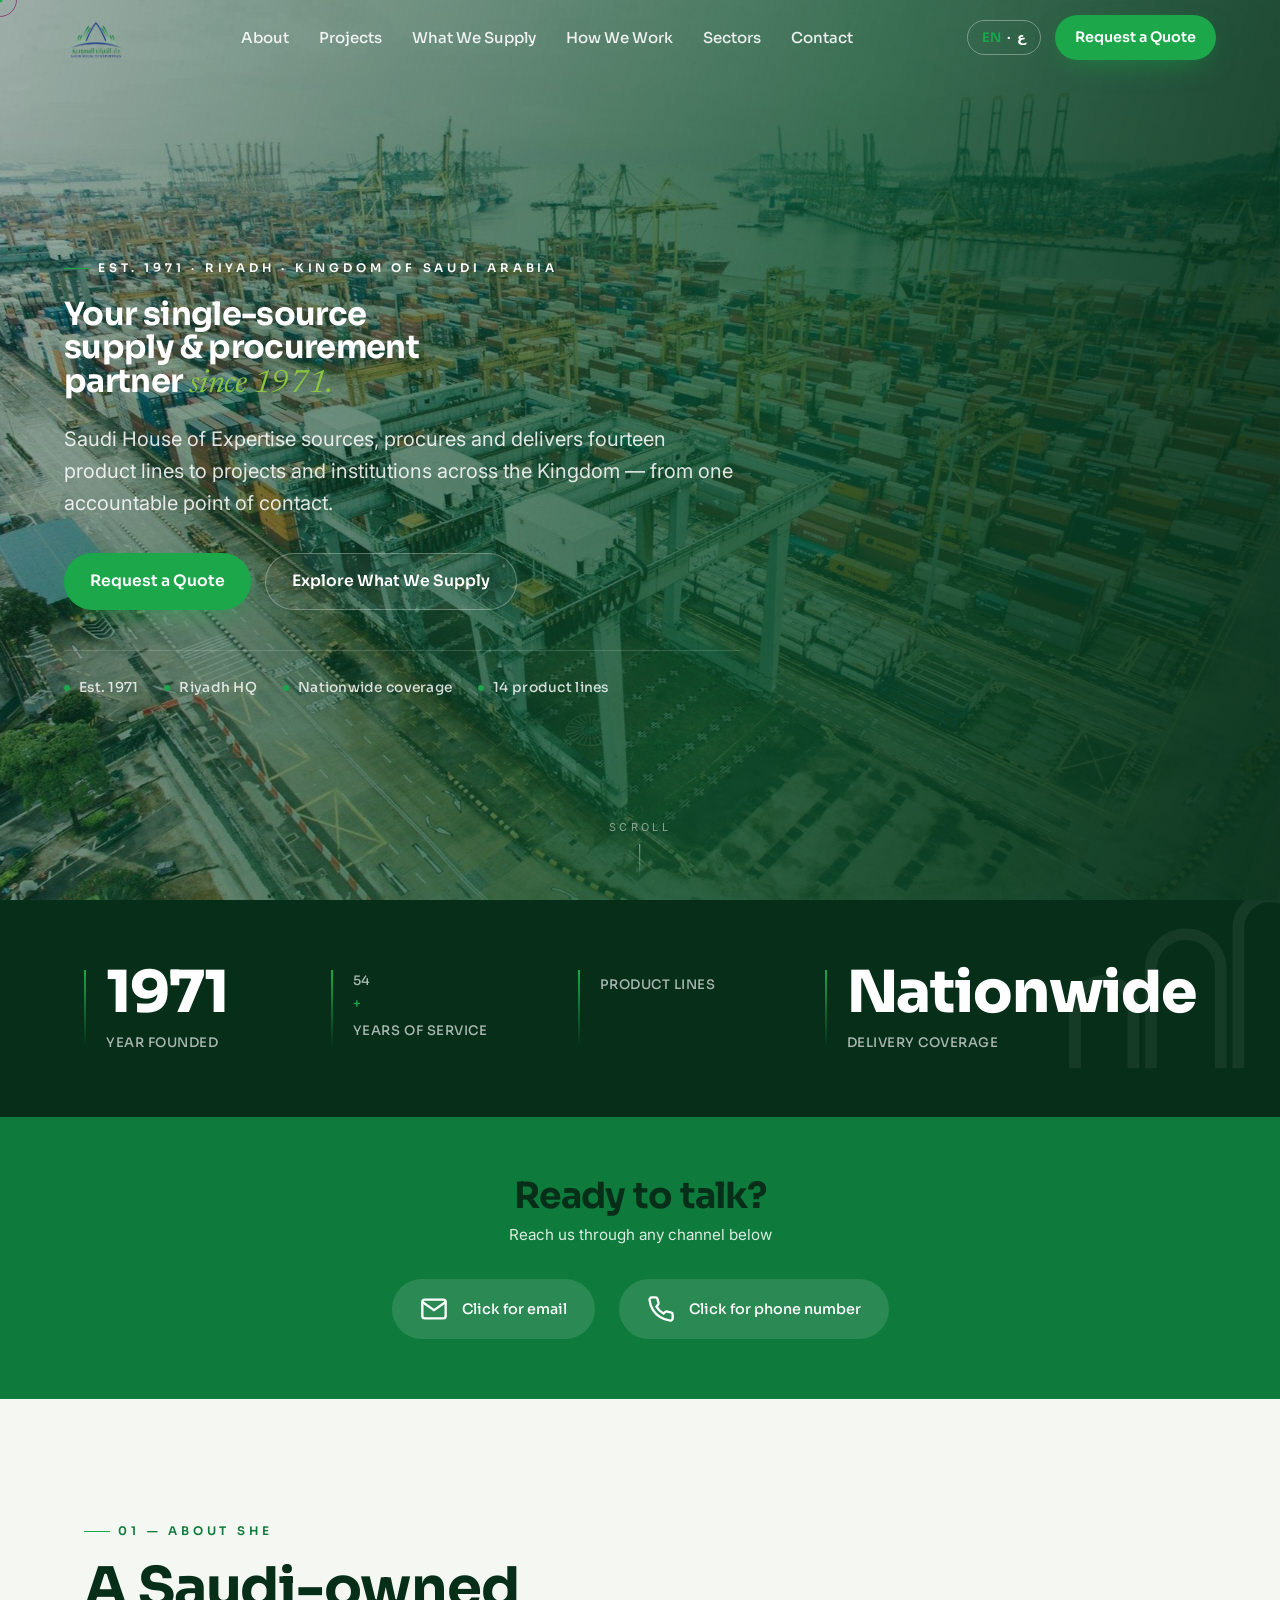
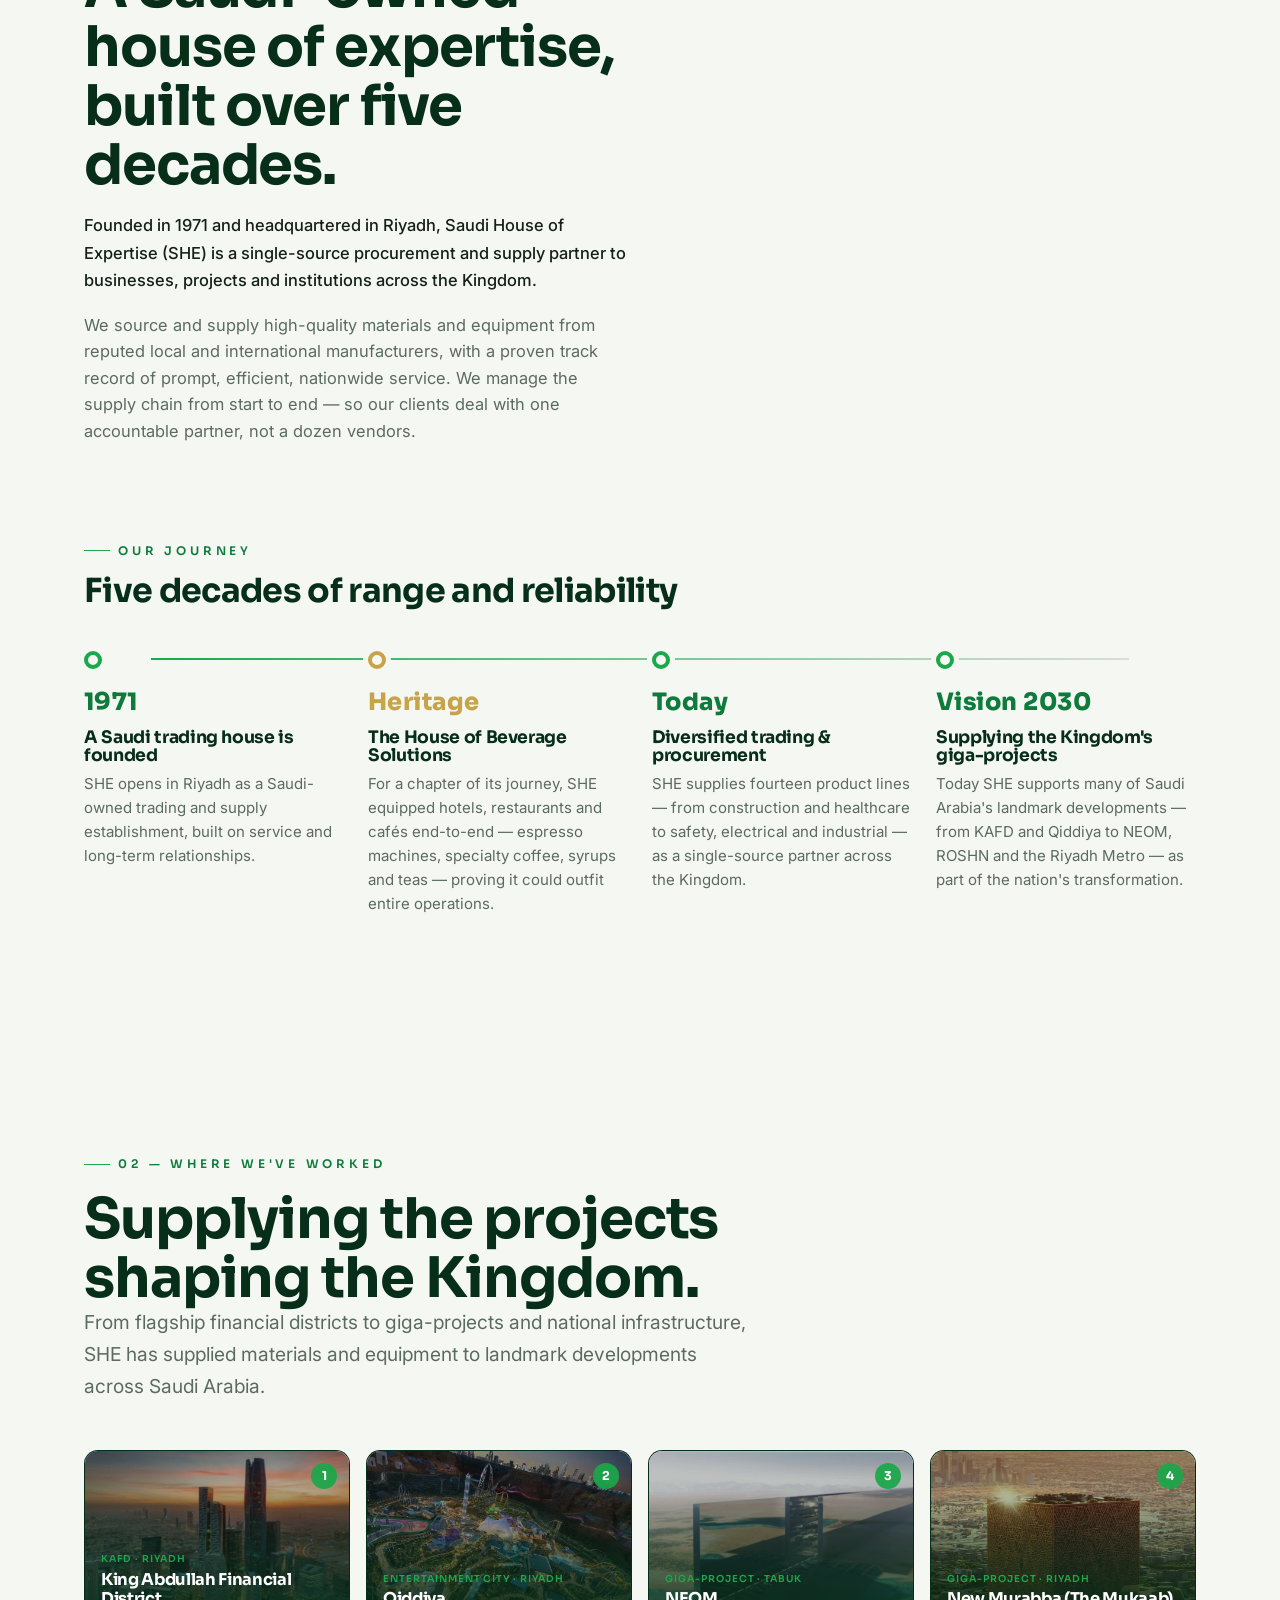
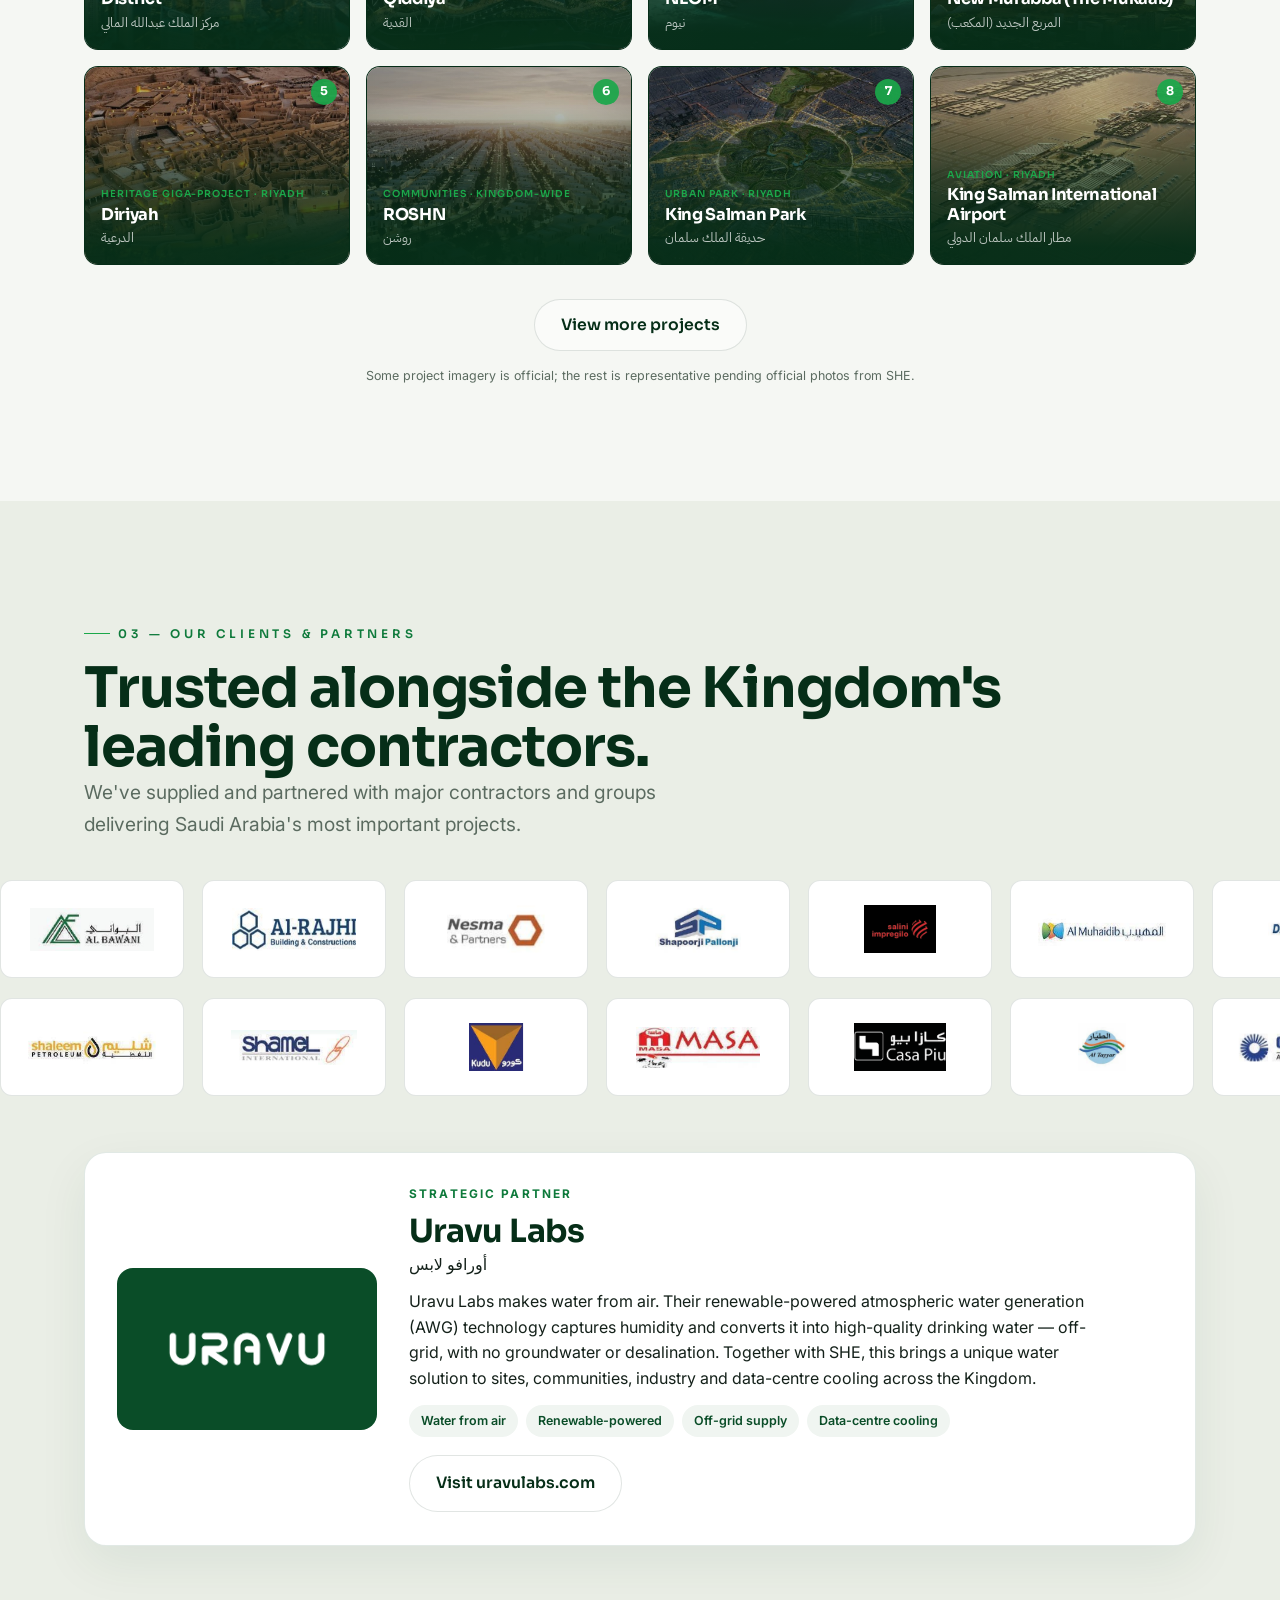
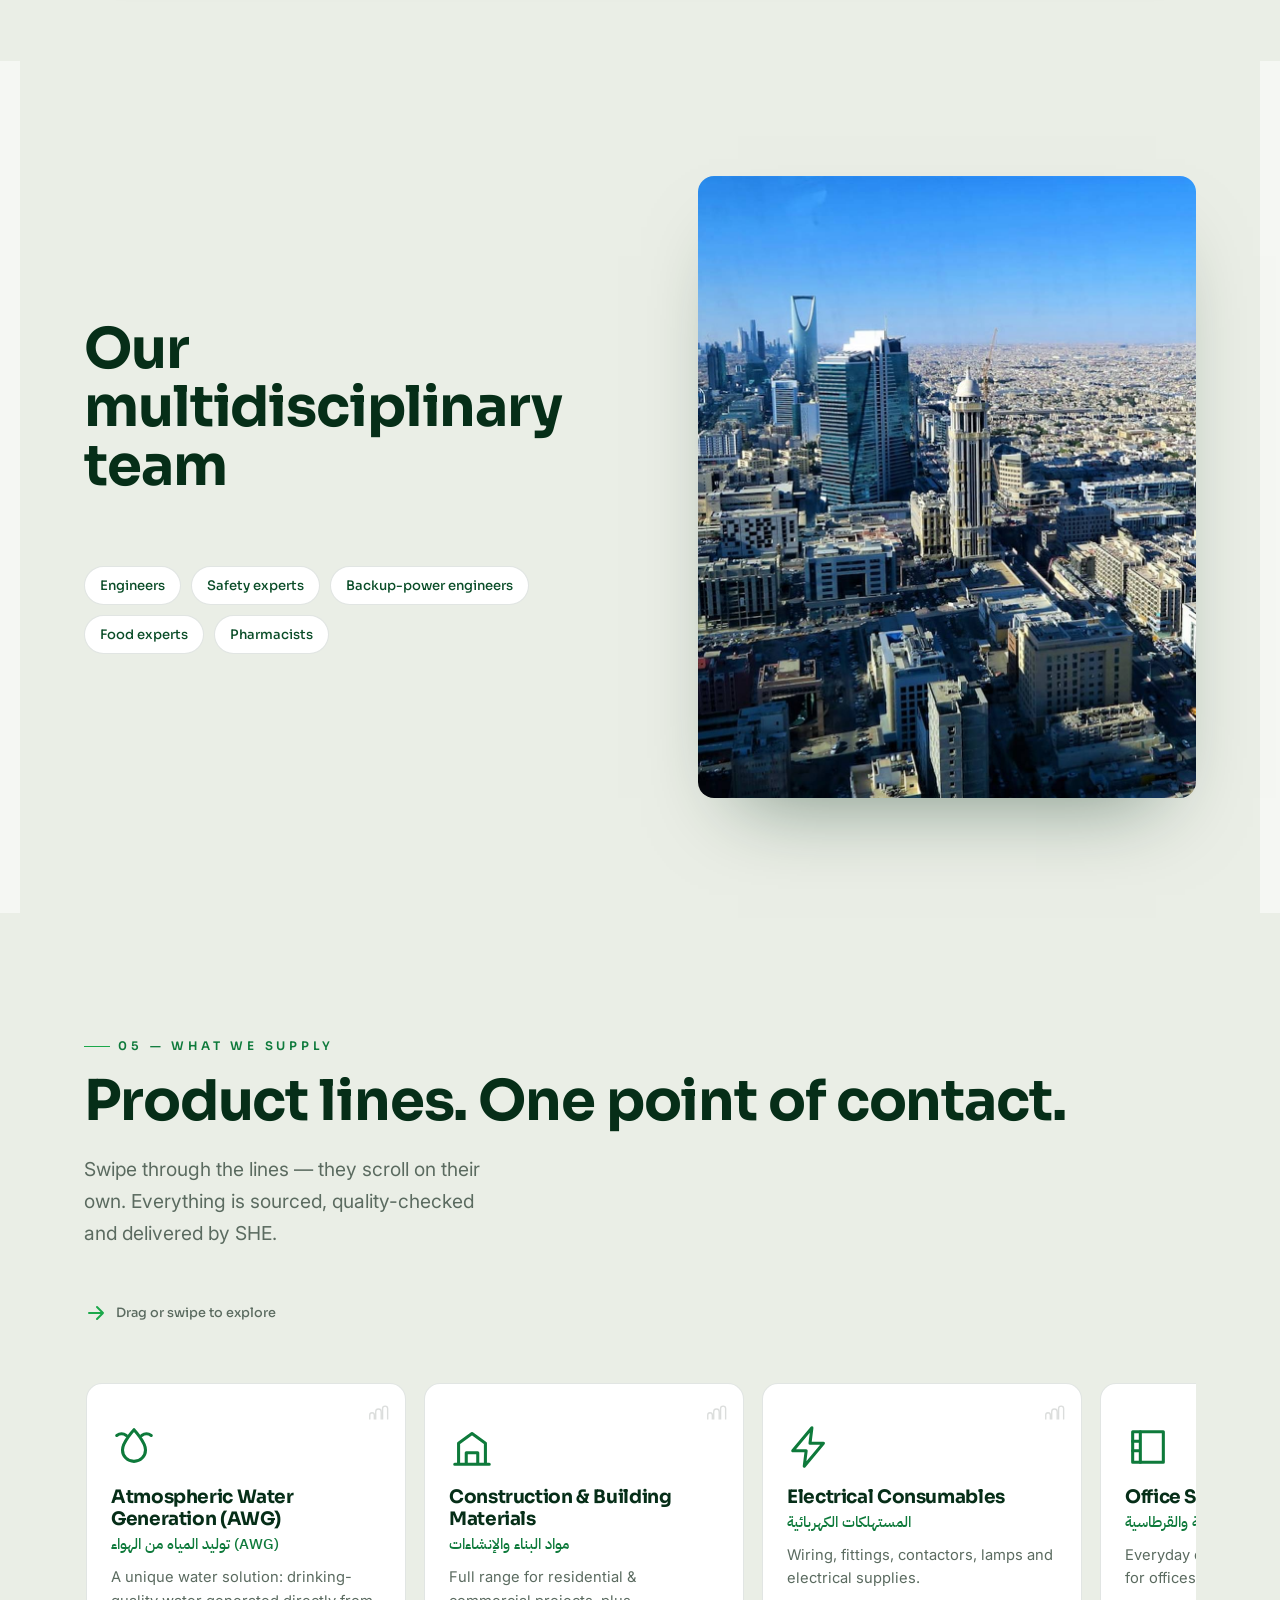
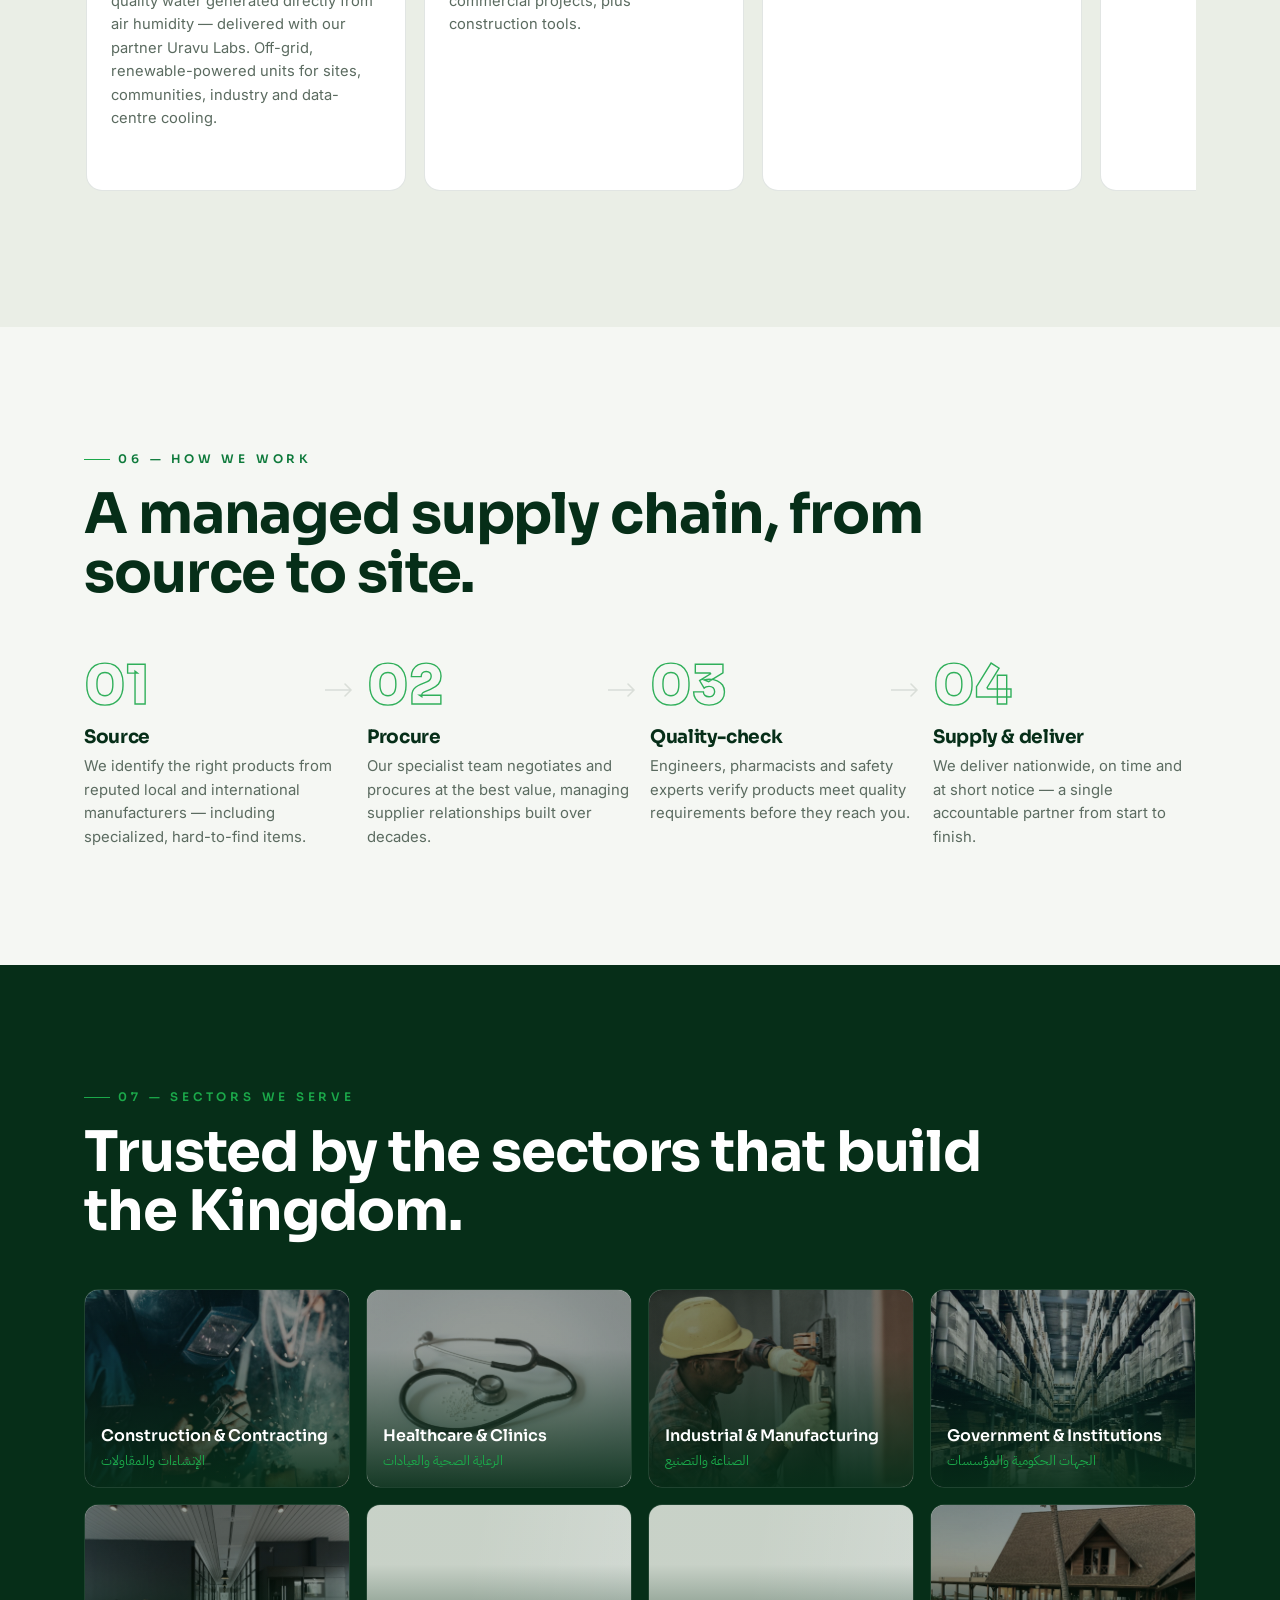
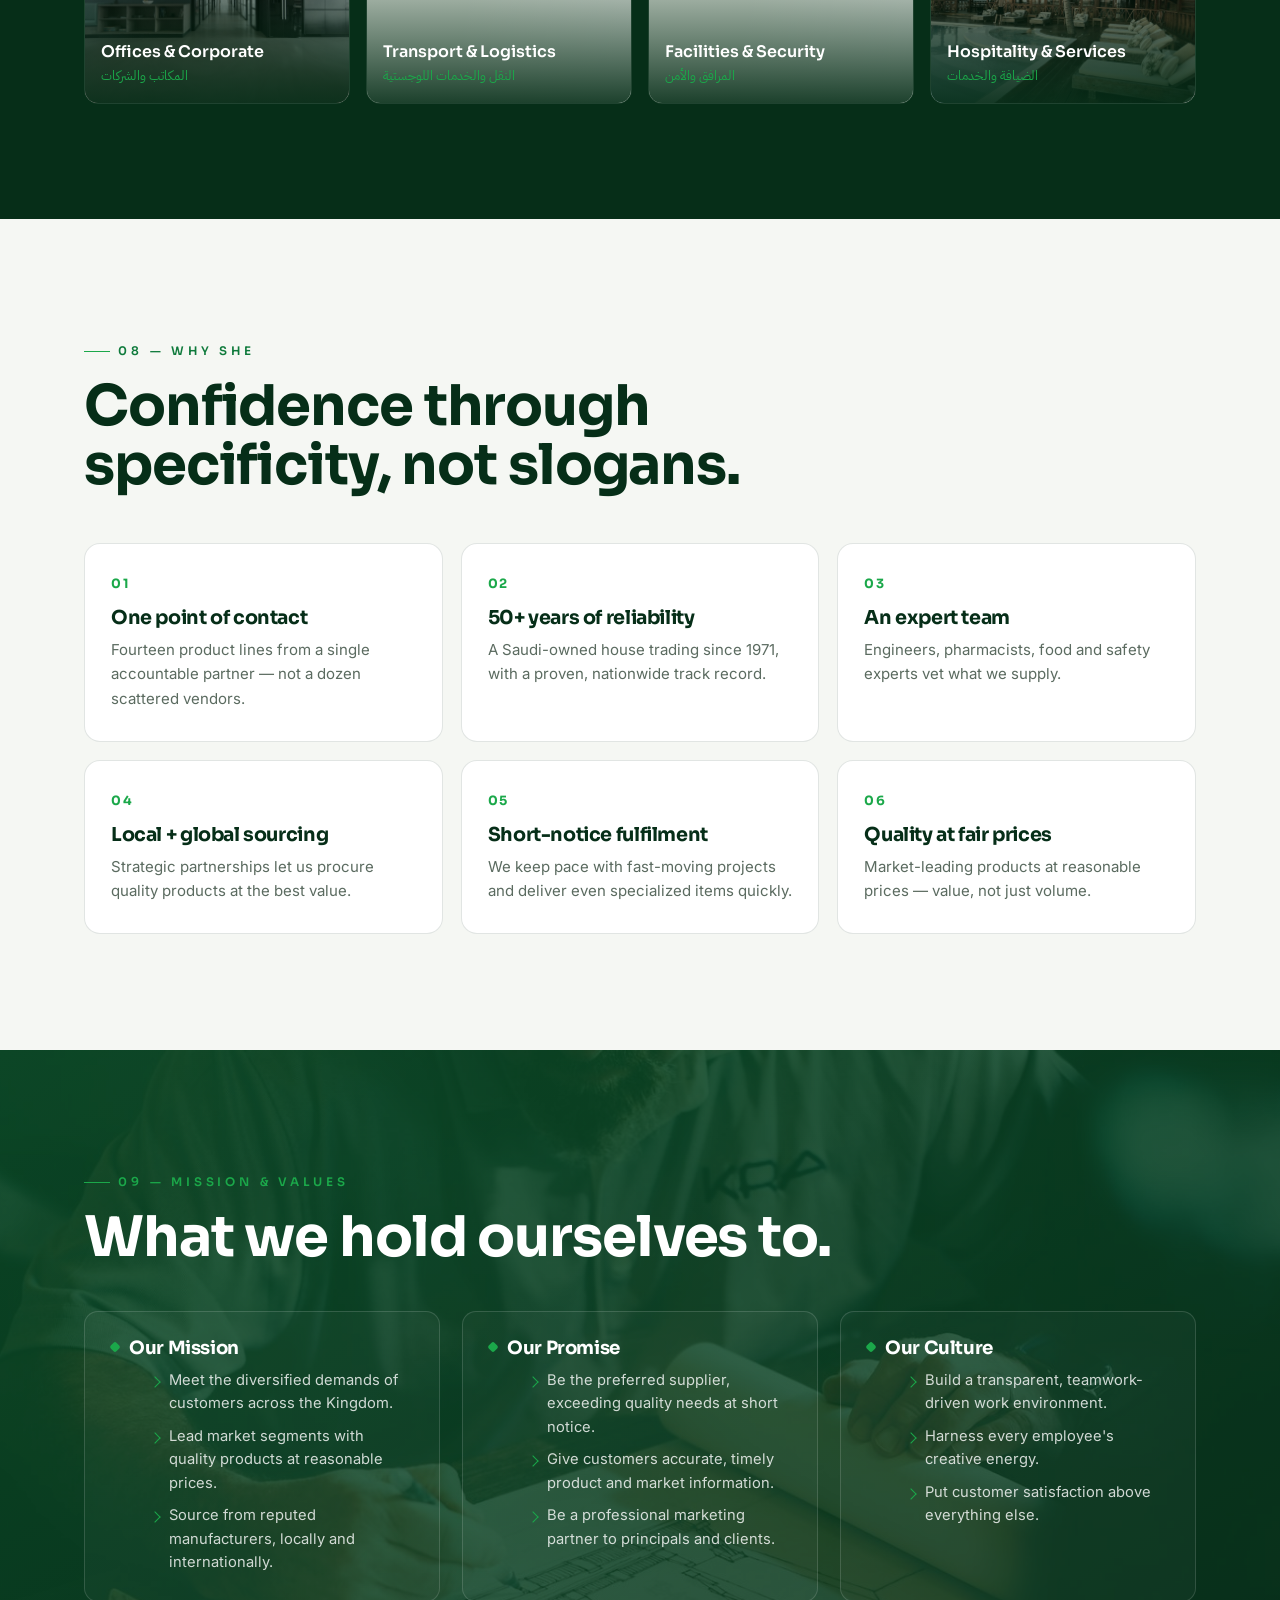
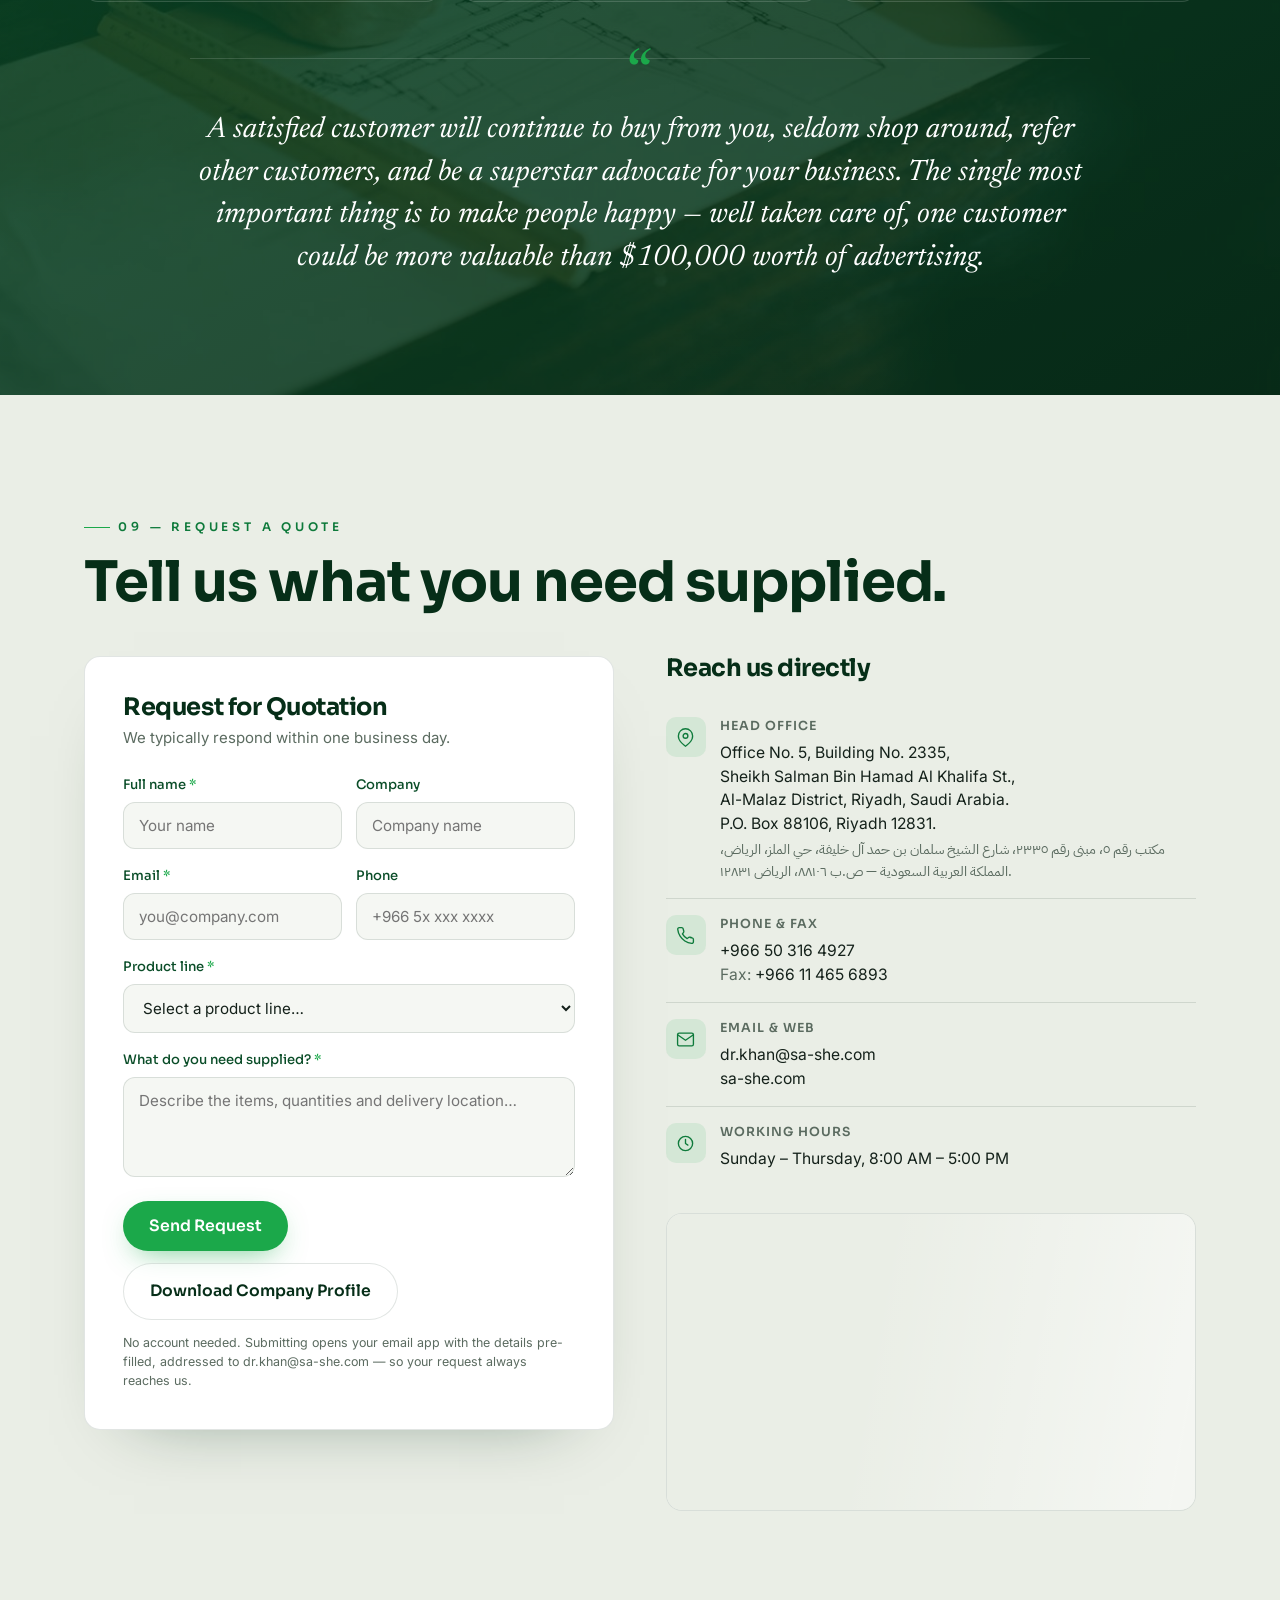
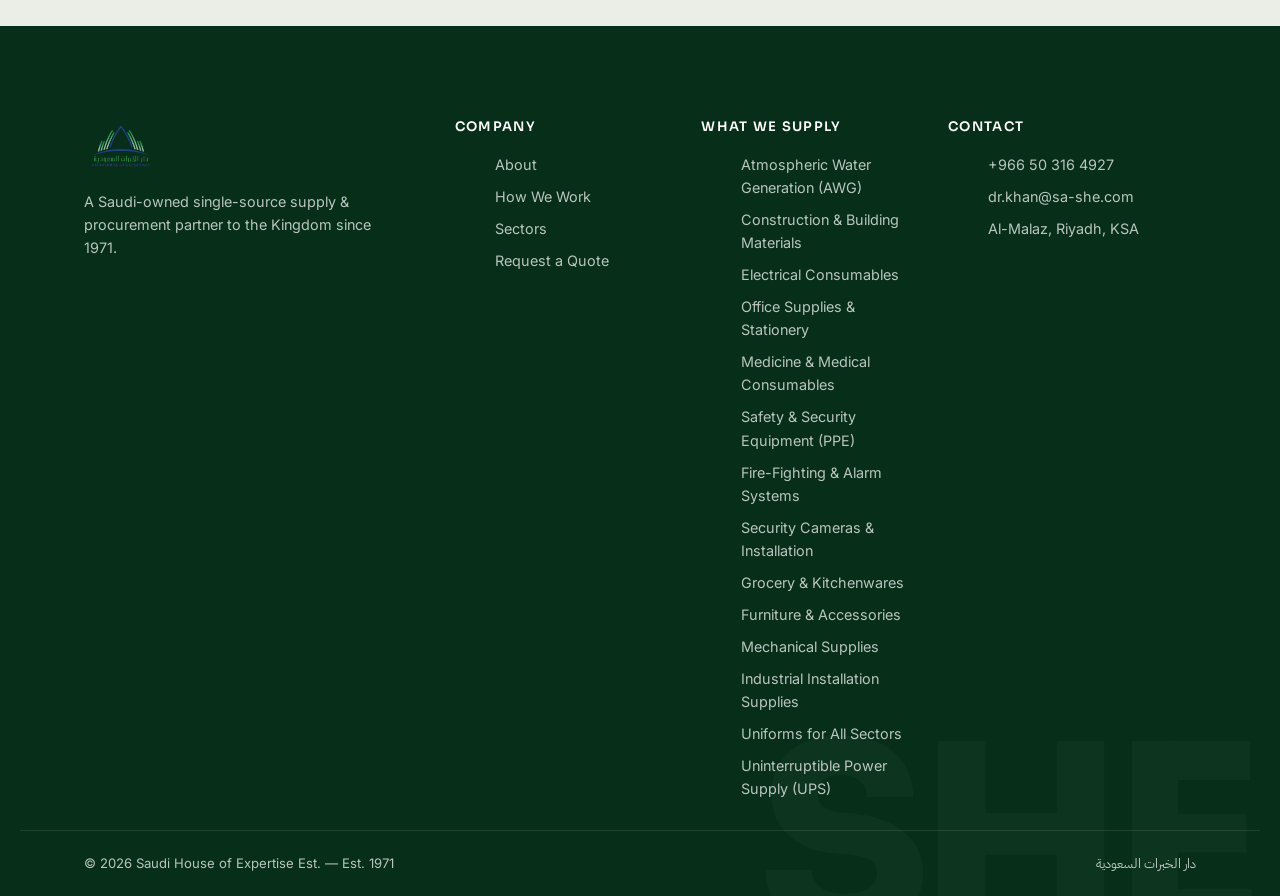
<file: index.html>
<!DOCTYPE html>
<html lang="en" dir="ltr">
<head>
<meta charset="UTF-8">
<meta name="viewport" content="width=device-width, initial-scale=1.0, viewport-fit=cover">
<title>SHE — Saudi House of Expertise | Supply &amp; Procurement Since 1971</title>
<meta name="description" content="Saudi House of Expertise (SHE) — a Saudi-owned single-source supply &amp; procurement partner since 1971. Fourteen product lines, nationwide, from one point of contact.">
<meta name="theme-color" content="#0A4D28">
<link rel="icon" href="public/img/logo.png">
<meta property="og:type" content="website">
<meta property="og:title" content="SHE — Saudi House of Expertise | Supply &amp; Procurement Since 1971">
<meta property="og:description" content="Saudi House of Expertise (SHE) — a Saudi-owned single-source supply &amp; procurement partner since 1971. Fourteen product lines, nationwide, from one point of contact.">
<meta property="og:image" content="public/img/logo-og.png">
<meta property="og:site_name" content="Saudi House of Expertise">
<meta name="twitter:card" content="summary_large_image">
<meta name="twitter:title" content="SHE — Saudi House of Expertise">
<meta name="twitter:description" content="Single-source supply &amp; procurement partner to the Kingdom since 1971.">
<meta name="twitter:image" content="public/img/logo-og.png">
<link rel="preconnect" href="https://fonts.googleapis.com">
<link rel="preconnect" href="https://fonts.gstatic.com" crossorigin>
<link href="https://fonts.googleapis.com/css2?family=Sora:wght@400;500;600;700;800&family=Inter:wght@400;500;600;700&family=IBM+Plex+Sans+Arabic:wght@400;500;600;700&family=Newsreader:ital,opsz@1,7..72&display=swap" rel="stylesheet">
<style>
/* ==== UA-default compat (restores browser defaults Tailwind preflight removes) ==== */
h1{font-size:2em}
h2{font-size:1.5em}
h3{font-size:1.17em}
h4{font-size:1em}
h5{font-size:.83em}
h6{font-size:.67em}
b,strong{font-weight:bold}
i,em{font-style:italic}
small{font-size:80%}
ul,ol{list-style:revert;padding-inline-start:40px}
sub,sup{font-size:smaller}


/* ============ TOKENS ============ */
:root{
  --green:#0E7A3B;
  --green-deep:#0A4D28;
  --green-forest:#062E18;
  --green-bright:#1BA84A;
  --lime:#8CC63F;
  --paper:#F5F7F3;
  --paper-2:#EAEEE6;
  --ink:#14211A;
  --ink-soft:#5B6B60;
  --line:rgba(14,40,24,.12);
  --gold:#C7A34A;
  --white:#ffffff;
  --maxw:1240px;
  --pad:clamp(20px,5vw,80px);
  --r:16px;
  --ease-in:cubic-bezier(.16,1,.3,1);
  --ease-hover:cubic-bezier(.2,.7,.2,1);
  --font-head:'Sora',system-ui,sans-serif;
  --font-body:'Inter',system-ui,sans-serif;
  --font-serif:'Newsreader',Georgia,serif;
}
*{margin:0;padding:0;box-sizing:border-box}
html{scroll-behavior:smooth;-webkit-text-size-adjust:100%}
body{
  font-family:var(--font-body);
  color:var(--ink);
  background:var(--paper);
  line-height:1.6;
  overflow-x:hidden;
  -webkit-font-smoothing:antialiased;
  text-rendering:optimizeLegibility;
}
body.ar{font-family:'IBM Plex Sans Arabic',var(--font-body);}
body.ar .en-only{display:none}
body:not(.ar) .ar-only{display:none}
img{max-width:100%;display:block}
a{color:inherit;text-decoration:none}
button{font-family:inherit;cursor:pointer;border:0;background:none;color:inherit}
::selection{background:var(--green-bright);color:#fff}
/* grain */
body::after{
  content:"";position:fixed;inset:0;pointer-events:none;z-index:9998;opacity:.035;mix-blend-mode:multiply;
  background-image:url("data:image/svg+xml,%3Csvg xmlns='http://www.w3.org/2000/svg' width='120' height='120'%3E%3Cfilter id='n'%3E%3CfeTurbulence type='fractalNoise' baseFrequency='.85' numOctaves='2'/%3E%3C/filter%3E%3Crect width='100%25' height='100%25' filter='url(%23n)'/%3E%3C/svg%3E");
}

/* ============ TYPE ============ */
.eyebrow{
  font-family:var(--font-head);font-weight:600;font-size:.74rem;letter-spacing:.32em;
  text-transform:uppercase;color:var(--green);display:inline-flex;align-items:center;gap:.7em;
}
body.ar .eyebrow{letter-spacing:.08em}
.eyebrow::before{content:"";width:26px;height:1px;background:var(--green-bright)}
h1,h2,h3,h4{font-family:var(--font-head);font-weight:700;line-height:1.05;letter-spacing:-.02em;color:var(--green-forest)}
body.ar h1,body.ar h2,body.ar h3,body.ar h4{letter-spacing:0;line-height:1.3}
.h-xl{font-size:clamp(40px,6.4vw,92px);font-weight:800}
.h-lg{font-size:clamp(30px,4.4vw,56px)}
.h-md{font-size:clamp(22px,2.6vw,34px)}
.lead{font-size:clamp(17px,1.5vw,21px);color:var(--ink-soft);line-height:1.65}
.section{padding:clamp(64px,9vw,132px) var(--pad);max-width:var(--maxw);margin-inline:auto}
.section-wide{padding:clamp(64px,9vw,132px) 0}

/* ============ BUTTONS ============ */
.btn{
  position:relative;display:inline-flex;align-items:center;gap:.6em;
  font-family:var(--font-head);font-weight:600;font-size:.98rem;
  padding:15px 26px;border-radius:100px;overflow:hidden;
  transition:transform .25s var(--ease-hover),box-shadow .3s;
  will-change:transform;isolation:isolate;
}
.btn svg{width:17px;height:17px;flex:none}
.btn-primary{background:var(--green-bright);color:#fff;box-shadow:0 10px 30px -12px rgba(27,168,74,.7)}
.btn-primary::before{content:"";position:absolute;inset:0;background:var(--green-deep);transform:translateX(-101%);transition:transform .4s var(--ease-hover);z-index:-1}
body.ar .btn-primary::before{transform:translateX(101%)}
.btn-primary:hover::before{transform:translateX(0)}
.btn-primary:hover{transform:translateY(-2px)}
.btn-ghost{border:1.5px solid var(--line);color:var(--green-forest);background:rgba(255,255,255,.5)}
.btn-ghost:hover{border-color:var(--green);background:#fff;transform:translateY(-2px)}
.btn:active{transform:scale(.97)}
.btn.on-dark.btn-ghost{border-color:rgba(255,255,255,.3);color:#fff;background:rgba(255,255,255,.06)}
.btn.on-dark.btn-ghost:hover{border-color:#fff;background:rgba(255,255,255,.14)}

/* ============ LOADER ============ */
#loader{
  position:fixed;inset:0;z-index:10000;background:var(--green-forest);
  display:flex;flex-direction:column;align-items:center;justify-content:center;gap:22px;
  transition:opacity .7s var(--ease-in),visibility .7s;
}
#loader.hide{opacity:0;visibility:hidden}
#loader.gone{display:none}
#loader svg{width:96px;height:80px}
#loader .loader-logo{height:120px;width:auto;object-fit:contain;opacity:0;animation:fadeUp .6s .2s var(--ease-in) forwards;margin-bottom:22px;position:relative}
#loader .loader-logo::before{content:"";position:absolute;inset:-20px;background:rgba(255,255,255,.92);border-radius:50%;z-index:-1;animation:fadeUp .6s .2s var(--ease-in) forwards;opacity:0}
#loader .loader-logo::after{content:"";position:absolute;bottom:-28px;inset-inline:0;height:2px;background:#fff;animation:fadeUp .6s .3s var(--ease-in) forwards;opacity:0;width:200%;inset-inline-start:-50%}
#loader .arch{
  fill:none;stroke:var(--green-bright);stroke-width:3.4;stroke-linecap:round;
  stroke-dasharray:120;stroke-dashoffset:120;animation:draw 1.5s var(--ease-in) forwards;
}
#loader .arch:nth-child(2){animation-delay:.14s}
#loader .arch:nth-child(3){animation-delay:.28s}
@keyframes draw{to{stroke-dashoffset:0}}
#loader .ld-word{font-family:var(--font-head);font-weight:800;letter-spacing:.5em;color:#fff;font-size:1.1rem;opacity:0;animation:fadeUp .6s .5s var(--ease-in) forwards;padding-inline-start:.5em}
#loader .ld-sub{font-size:.7rem;letter-spacing:.25em;color:rgba(255,255,255,.5);text-transform:uppercase;opacity:0;animation:fadeUp .6s .7s var(--ease-in) forwards}
@keyframes fadeUp{from{opacity:0;transform:translateY(10px)}to{opacity:1;transform:translateY(0)}}

/* ============ NAV ============ */
header#nav{
  position:fixed;top:0;inset-inline:0;z-index:900;
  display:flex;align-items:center;justify-content:space-between;gap:20px;
  padding:14px var(--pad);transition:background .4s,box-shadow .4s,padding .4s,border-color .4s;
  border-bottom:1px solid transparent;
}
header#nav.scrolled{background:rgba(245,247,243,.86);backdrop-filter:saturate(1.4) blur(14px);border-color:var(--line);padding-top:10px;padding-bottom:10px}
.brand{display:flex;align-items:center;gap:12px;color:#fff;transition:color .4s}
header#nav.scrolled .brand{color:var(--green-forest)}
.brand .mark{width:40px;height:34px;flex:none}
.brand .mark path{stroke:var(--green-bright);stroke-width:3.2;fill:none;stroke-linecap:round}
header#nav.scrolled .brand .mark path{stroke:var(--green)}
.brand .logo-mark{height:48px;width:auto;flex:none;object-fit:contain}
.brand .wm{display:flex;flex-direction:column;line-height:1}
.brand .wm b{font-family:var(--font-head);font-weight:800;font-size:1.28rem;letter-spacing:.14em}
.brand .wm span{font-size:.6rem;letter-spacing:.12em;opacity:.72;margin-top:3px;text-transform:uppercase}
.brand .wm .ar-name{font-family:'IBM Plex Sans Arabic';letter-spacing:0;font-size:.66rem}
.nav-links{display:flex;align-items:center;gap:30px}
.nav-links a{font-family:var(--font-head);font-weight:500;font-size:.94rem;color:rgba(255,255,255,.9);position:relative;padding:4px 0;transition:color .3s}
header#nav.scrolled .nav-links a{color:var(--ink)}
.nav-links a::after{content:"";position:absolute;bottom:-2px;inset-inline-start:0;width:0;height:2px;background:var(--green-bright);transition:width .3s var(--ease-hover)}
.nav-links a:hover::after{width:100%}
.nav-right{display:flex;align-items:center;gap:14px}
.lang-toggle{
  display:inline-flex;align-items:center;gap:6px;font-family:var(--font-head);font-weight:600;font-size:.82rem;
  border:1.5px solid rgba(255,255,255,.35);color:#fff;border-radius:100px;padding:8px 14px;transition:.3s;
}
header#nav.scrolled .lang-toggle{border-color:var(--line);color:var(--green-forest)}
.lang-toggle:hover{border-color:var(--green-bright);color:var(--green-bright)}
.lang-toggle .cur{color:var(--green-bright)}
.nav-cta{padding:11px 20px;font-size:.9rem}
.burger{display:none;width:44px;height:44px;flex-direction:column;justify-content:center;gap:5px;align-items:center}
.burger span{width:24px;height:2px;background:#fff;transition:.3s;border-radius:2px}
header#nav.scrolled .burger span{background:var(--green-forest)}

/* mobile overlay */
#mmenu{
  position:fixed;inset:0;z-index:950;background:var(--green-forest);
  display:flex;flex-direction:column;justify-content:center;gap:8px;padding:80px var(--pad) 40px;
  transform:translateX(100%);transition:transform .5s var(--ease-in);visibility:hidden;
}
body.ar #mmenu{transform:translateX(-100%)}
#mmenu.open{transform:translateX(0);visibility:visible}
#mmenu a{font-family:var(--font-head);font-weight:600;font-size:clamp(1.7rem,7vw,2.4rem);color:#fff;padding:10px 0;border-bottom:1px solid rgba(255,255,255,.1)}
#mmenu a small{display:block;font-family:'IBM Plex Sans Arabic';font-size:.9rem;color:var(--green-bright);font-weight:500}
#mmenu .m-foot{margin-top:26px;display:flex;flex-wrap:wrap;gap:14px;align-items:center}
#mclose{position:absolute;top:22px;inset-inline-end:var(--pad);width:44px;height:44px;color:#fff;font-size:2rem}

/* ============ HERO ============ */
#top{position:relative;min-height:100svh;display:flex;align-items:center;padding:110px var(--pad) 60px;overflow:hidden;isolation:isolate}
.hero-bg{position:absolute;inset:0;z-index:-2;overflow:hidden}
.hero-bg img{width:100%;height:100%;object-fit:cover;position:relative;z-index:1;animation:heroZoom 18s ease-out both}
@keyframes heroZoom{from{transform:scale(1.12)}to{transform:scale(1)}}
.hero-scrim{position:absolute;inset:0;z-index:-1;
  background:
    linear-gradient(105deg,rgba(6,46,24,.35) 0%,rgba(10,77,40,.78) 58%,rgba(6,46,24,.94) 100%),
    radial-gradient(120% 90% at 100% 100%,rgba(27,168,74,.28),transparent 60%);
}
body.ar .hero-scrim{background:linear-gradient(255deg,rgba(6,46,24,.35) 0%,rgba(10,77,40,.78) 58%,rgba(6,46,24,.94) 100%),radial-gradient(120% 90% at 0% 100%,rgba(27,168,74,.28),transparent 60%)}
.hero-inner{max-width:900px;color:#fff}
.hero-inner .eyebrow{color:#fff}
.hero-inner .eyebrow::before{background:var(--green-bright)}
.hero-inner h1{color:#fff;margin:20px 0 22px;max-width:16ch}
.hero-inner h1 em{font-family:var(--font-serif);font-style:italic;font-weight:400;color:var(--lime)}
.hero-sub{font-size:clamp(16px,1.6vw,20px);color:rgba(255,255,255,.86);max-width:52ch;line-height:1.6}
.hero-cta{display:flex;flex-wrap:wrap;gap:14px;margin-top:34px}
.hero-anim{opacity:0;transform:translateY(26px);animation:fadeUp .9s var(--ease-in) forwards}
.hero-anim.d1{animation-delay:.15s}.hero-anim.d2{animation-delay:.3s}.hero-anim.d3{animation-delay:.45s}.hero-anim.d4{animation-delay:.6s}
.trust-strip{display:flex;flex-wrap:wrap;gap:10px 26px;margin-top:40px;padding-top:26px;border-top:1px solid rgba(255,255,255,.16)}
.trust-strip span{display:inline-flex;align-items:center;gap:9px;font-family:var(--font-head);font-weight:500;font-size:.86rem;color:rgba(255,255,255,.82);letter-spacing:.02em}
.trust-strip span::before{content:"";width:6px;height:6px;border-radius:50%;background:var(--green-bright)}
.scroll-hint{position:absolute;bottom:22px;inset-inline-start:50%;transform:translateX(-50%);color:rgba(255,255,255,.5);font-size:.68rem;letter-spacing:.3em;text-transform:uppercase;display:flex;flex-direction:column;align-items:center;gap:8px}
.scroll-hint i{width:1px;height:34px;background:linear-gradient(rgba(255,255,255,.6),transparent);animation:scrollpulse 2s infinite}
@keyframes scrollpulse{0%,100%{opacity:.3;transform:scaleY(.6)}50%{opacity:1;transform:scaleY(1)}}

/* ============ STATS ============ */
#stats{background:var(--green-forest);color:#fff;position:relative;overflow:hidden}
#stats .arch-water{position:absolute;inset-inline-end:-40px;top:-30px;width:280px;opacity:.06}
.stats-grid{max-width:var(--maxw);margin-inline:auto;padding:clamp(40px,5vw,64px) var(--pad);display:grid;grid-template-columns:repeat(4,1fr);gap:30px;position:relative}
.stat{position:relative;padding-inline-start:22px}
.stat::before{content:"";position:absolute;inset-inline-start:0;top:6px;bottom:6px;width:2px;background:linear-gradient(var(--green-bright),transparent)}
.stat b{font-family:var(--font-head);font-weight:800;font-size:clamp(34px,4.6vw,58px);display:block;line-height:1;letter-spacing:-.02em}
.stat b .plus{color:var(--green-bright)}
.stat span{display:block;margin-top:10px;font-size:.82rem;color:rgba(255,255,255,.66);letter-spacing:.04em;text-transform:uppercase;font-family:var(--font-head);font-weight:500}

/* ============ QUICK CONTACT ============ */
.quick-contact{background:var(--green);color:#fff;overflow:hidden}
.qc-inner{max-width:var(--maxw);margin-inline:auto;padding:clamp(40px,5vw,60px) var(--pad);text-align:center}
.qc-inner h3{font-family:var(--font-head);font-weight:700;font-size:clamp(24px,3vw,36px);margin-bottom:8px}
.qc-inner p{font-size:.95rem;opacity:.85;margin-bottom:32px}
.qc-methods{display:flex;gap:24px;justify-content:center;flex-wrap:wrap}
.qc-method{display:inline-flex;align-items:center;gap:14px;padding:16px 28px;background:rgba(255,255,255,.12);border-radius:100px;color:#fff;text-decoration:none;font-family:var(--font-head);font-weight:500;transition:background .3s,transform .3s}
.qc-method:hover{background:rgba(255,255,255,.2);transform:translateY(-2px)}
.qc-method svg{width:28px;height:28px;flex:none}
.qc-method div{font-size:.9rem}

/* ============ REVEAL ============ */
.reveal{opacity:0;transform:translateY(26px);transition:opacity .7s var(--ease-in),transform .7s var(--ease-in)}
.reveal.vis{opacity:1;transform:none}
.reveal.d1{transition-delay:.08s}.reveal.d2{transition-delay:.16s}.reveal.d3{transition-delay:.24s}

/* ============ ABOUT / TIMELINE ============ */
.about-grid{display:grid;grid-template-columns:1.05fr .95fr;gap:clamp(36px,5vw,72px);align-items:center}
.about-copy p{margin-top:18px;color:var(--ink-soft);font-size:1.03rem}
.about-copy .lead{color:var(--ink);font-weight:500}
.expert-tags{display:flex;flex-wrap:wrap;gap:10px;margin-top:26px}
.expert-tags .tag{font-family:var(--font-head);font-weight:500;font-size:.82rem;padding:8px 15px;border:1px solid var(--line);border-radius:100px;background:#fff;color:var(--green-deep)}
.about-media{position:relative}
.about-media .frame{position:relative;border-radius:var(--r);overflow:hidden;aspect-ratio:4/5;box-shadow:0 40px 80px -40px rgba(6,46,24,.5)}
.about-media .frame img{width:100%;height:100%;object-fit:cover;position:relative;z-index:1}
.about-media .badge{position:absolute;inset-block-end:-26px;inset-inline-start:-26px;background:var(--green-bright);color:#fff;border-radius:14px;padding:20px 24px;box-shadow:0 24px 50px -20px rgba(27,168,74,.7)}
.about-media .badge b{font-family:var(--font-head);font-size:2.4rem;font-weight:800;line-height:1;display:block}
.about-media .badge span{font-size:.76rem;letter-spacing:.1em;text-transform:uppercase;opacity:.9}

/* ============ OUR TEAM ============ */
#team{background:var(--paper-2)}
.team-grid{display:grid;grid-template-columns:1.05fr .95fr;gap:clamp(36px,5vw,72px);align-items:center}
.team-copy h2{margin-bottom:18px}
.team-copy p{margin-top:18px;color:var(--ink-soft);font-size:1.03rem}
.team-media{position:relative}
.team-media .frame{position:relative;border-radius:var(--r);overflow:hidden;aspect-ratio:4/5;box-shadow:0 40px 80px -40px rgba(6,46,24,.5)}
.team-media .frame img{width:100%;height:100%;object-fit:cover;position:relative;z-index:1}

.timeline{margin-top:clamp(56px,7vw,90px)}
.tl-track{position:relative;display:grid;grid-template-columns:repeat(4,1fr);gap:24px;margin-top:40px}
.tl-track::before{content:"";position:absolute;top:9px;inset-inline:6%;height:2px;background:linear-gradient(90deg,var(--green-bright),var(--line))}
body.ar .tl-track::before{background:linear-gradient(270deg,var(--green-bright),var(--line))}
.tl-item{position:relative;padding-top:34px}
.tl-item .dot{position:absolute;top:2px;inset-inline-start:0;width:18px;height:18px;border-radius:50%;background:var(--paper);border:4px solid var(--green-bright);box-shadow:0 0 0 5px var(--paper)}
.tl-item .yr{font-family:var(--font-head);font-weight:800;color:var(--green);font-size:1.5rem;letter-spacing:.02em}
.tl-item h4{font-size:1.08rem;margin:6px 0 8px}
.tl-item p{color:var(--ink-soft);font-size:.94rem}
.tl-item.heritage-note .yr{color:var(--gold)}
.tl-item.heritage-note .dot{border-color:var(--gold)}

/* ============ SUPPLY ============ */
#supply{background:var(--paper-2)}
.supply-head{display:flex;justify-content:space-between;align-items:flex-end;gap:24px;flex-wrap:wrap;margin-bottom:44px}
.supply-grid{display:grid;grid-template-columns:repeat(3,1fr);gap:18px}
.supply-card{
  position:relative;background:#fff;border:1px solid var(--line);border-radius:var(--r);padding:26px 24px 22px;
  transition:transform .4s var(--ease-hover),box-shadow .4s,border-color .4s;cursor:pointer;overflow:hidden;
}
.supply-card::before{content:"";position:absolute;inset:0;background:linear-gradient(160deg,rgba(27,168,74,.05),transparent 60%);opacity:0;transition:opacity .4s}
.supply-card:hover{transform:translateY(-5px);box-shadow:0 30px 60px -30px rgba(6,46,24,.4);border-color:transparent}
.supply-card:hover::before{opacity:1}
.supply-card .num{font-family:var(--font-head);font-weight:700;font-size:.78rem;color:var(--green-bright);letter-spacing:.12em}
.supply-card .ico{width:46px;height:46px;margin:14px 0 16px;color:var(--green)}
.supply-card .ico svg{width:100%;height:100%;fill:none;stroke:currentColor;stroke-width:1.6;stroke-linecap:round;stroke-linejoin:round}
.supply-card h3{font-size:1.16rem;line-height:1.2}
.supply-card .t-ar{font-family:'IBM Plex Sans Arabic';font-size:.92rem;color:var(--green);font-weight:500;margin-top:3px}
body.ar .supply-card h3{font-family:'IBM Plex Sans Arabic'}
body.ar .supply-card .t-ar{font-family:var(--font-head);letter-spacing:.02em}
.supply-card p{color:var(--ink-soft);font-size:.92rem;margin-top:9px}
.supply-card .subs{display:flex;flex-wrap:wrap;gap:6px;margin-top:14px;max-height:0;opacity:0;overflow:hidden;transition:max-height .45s var(--ease-in),opacity .35s,margin-top .35s}
.supply-card:hover .subs,.supply-card.open .subs{max-height:140px;opacity:1}
.supply-card .subs span{font-size:.72rem;padding:4px 10px;background:var(--paper);border:1px solid var(--line);border-radius:100px;color:var(--green-deep)}
.supply-card .arch-tab{position:absolute;inset-inline-end:16px;top:20px;width:22px;opacity:.15;transition:opacity .4s}
.supply-card:hover .arch-tab{opacity:.4}

/* ============ PROCESS ============ */
.proc-grid{display:grid;grid-template-columns:repeat(4,1fr);gap:20px;margin-top:52px;position:relative}
.proc-step{position:relative;padding-top:8px}
.proc-step .n{font-family:var(--font-head);font-weight:800;font-size:3.4rem;color:transparent;-webkit-text-stroke:1.4px var(--green-bright);line-height:.9;opacity:.9}
.proc-step .arch-con{position:absolute;top:26px;inset-inline-end:-10px;width:32px;color:var(--line)}
.proc-step:last-child .arch-con{display:none}
.proc-step h4{font-size:1.16rem;margin:16px 0 8px}
.proc-step p{color:var(--ink-soft);font-size:.93rem}

/* ============ SECTORS ============ */
#sectors{background:var(--green-forest);color:#fff;position:relative;overflow:hidden}
#sectors .eyebrow{color:var(--green-bright)}
#sectors .eyebrow::before{background:var(--green-bright)}
#sectors h2{color:#fff}
.sector-grid{display:grid;grid-template-columns:repeat(4,1fr);gap:16px;margin-top:48px}
.sector{position:relative;border-radius:14px;overflow:hidden;aspect-ratio:4/3;border:1px solid rgba(255,255,255,.1)}
.sector img{position:absolute;inset:0;width:100%;height:100%;object-fit:cover;filter:saturate(.7) brightness(.7);transition:transform .6s var(--ease-hover),filter .5s}
.sector::after{content:"";position:absolute;inset:0;background:linear-gradient(to top,rgba(6,46,24,.9),rgba(6,46,24,.15) 70%)}
.sector:hover img{transform:scale(1.08);filter:saturate(1) brightness(.8)}
.sector .lbl{position:absolute;inset-block-end:0;inset-inline-start:0;z-index:2;padding:16px;font-family:var(--font-head);font-weight:600;font-size:1rem}
.sector .lbl small{display:block;font-family:'IBM Plex Sans Arabic';font-weight:400;font-size:.8rem;color:var(--green-bright);margin-top:2px}
body.ar .sector .lbl{font-family:'IBM Plex Sans Arabic'}

/* ============ WHY ============ */
.why-grid{display:grid;grid-template-columns:repeat(3,1fr);gap:18px;margin-top:48px}
.why-card{padding:30px 26px;border:1px solid var(--line);border-radius:var(--r);background:#fff;transition:transform .4s var(--ease-hover),box-shadow .4s}
.why-card:hover{transform:translateY(-4px);box-shadow:0 24px 50px -30px rgba(6,46,24,.35)}
.why-card .wn{font-family:var(--font-head);font-weight:700;color:var(--green-bright);font-size:.8rem;letter-spacing:.12em}
.why-card h4{font-size:1.2rem;margin:14px 0 10px}
.why-card p{color:var(--ink-soft);font-size:.94rem}

/* ============ MISSION / QUOTE ============ */
#mission{position:relative;color:#fff;background:linear-gradient(150deg,var(--green-deep),var(--green-forest));overflow:hidden}
#mission .authority-img{position:absolute;inset:0;z-index:0;opacity:.14}
#mission .authority-img img{width:100%;height:100%;object-fit:cover}
#mission .inner{position:relative;z-index:2;max-width:var(--maxw);margin-inline:auto;padding:clamp(72px,9vw,130px) var(--pad)}
#mission .eyebrow{color:var(--green-bright)}#mission .eyebrow::before{background:var(--green-bright)}
#mission h2{color:#fff}
.mvv{display:grid;grid-template-columns:repeat(3,1fr);gap:22px;margin:44px 0 56px}
.mvv .card{padding:26px;border:1px solid rgba(255,255,255,.14);border-radius:14px;background:rgba(255,255,255,.03)}
.mvv .card h4{color:#fff;font-size:1.14rem;margin-bottom:12px;display:flex;align-items:center;gap:10px}
.mvv .card h4 .d{width:8px;height:8px;background:var(--green-bright);border-radius:2px;transform:rotate(45deg)}
.mvv .card ul{list-style:none;display:flex;flex-direction:column;gap:9px}
.mvv .card li{font-size:.92rem;color:rgba(255,255,255,.8);padding-inline-start:18px;position:relative}
.mvv .card li::before{content:"";position:absolute;inset-inline-start:0;top:9px;width:7px;height:7px;border-top:1.5px solid var(--green-bright);border-inline-end:1.5px solid var(--green-bright);transform:rotate(45deg)}
body.ar .mvv .card li::before{transform:rotate(-135deg)}
.pullquote{max-width:900px;margin-inline:auto;text-align:center;padding-top:20px;border-top:1px solid rgba(255,255,255,.14)}
.pullquote blockquote{font-family:var(--font-serif);font-style:italic;font-size:clamp(19px,2.3vw,30px);line-height:1.45;color:#fff}
body.ar .pullquote blockquote{font-family:'IBM Plex Sans Arabic';font-style:normal;line-height:1.7}
.pullquote .qm{font-family:var(--font-serif);font-size:4rem;color:var(--green-bright);line-height:0;display:block;height:30px}

/* ============ PARTNERS ============ */
.partner-row{display:grid;grid-template-columns:repeat(5,1fr);gap:14px;margin-top:40px}
.partner-slot{aspect-ratio:16/8;border:1px dashed var(--line);border-radius:12px;display:flex;flex-direction:column;align-items:center;justify-content:center;gap:6px;color:var(--ink-soft);background:#fff;transition:.3s}
.partner-slot:hover{border-color:var(--green-bright);color:var(--green)}
.partner-slot svg{width:26px;height:26px;opacity:.5;fill:none;stroke:currentColor;stroke-width:1.4}
.partner-slot span{font-size:.68rem;letter-spacing:.1em;text-transform:uppercase}

/* ============ RFQ + CONTACT ============ */
#contact{background:var(--paper-2)}
.contact-grid{display:grid;grid-template-columns:1fr 1fr;gap:clamp(30px,4vw,56px);align-items:start}
.rfq{background:#fff;border:1px solid var(--line);border-radius:var(--r);padding:clamp(26px,3vw,40px);box-shadow:0 30px 70px -50px rgba(6,46,24,.5)}
.rfq h3{font-size:1.5rem;margin-bottom:6px}
.rfq .sub{color:var(--ink-soft);font-size:.94rem;margin-bottom:24px}
.field{margin-bottom:16px}
.field label{display:block;font-family:var(--font-head);font-weight:500;font-size:.82rem;margin-bottom:7px;color:var(--green-deep)}
.field label .req{color:var(--green-bright)}
.field input,.field select,.field textarea{
  width:100%;padding:13px 15px;border:1.5px solid var(--line);border-radius:12px;background:var(--paper);
  font-family:var(--font-body);font-size:.95rem;color:var(--ink);transition:border-color .3s,box-shadow .3s;
}
body.ar .field input,body.ar .field select,body.ar .field textarea{font-family:'IBM Plex Sans Arabic'}
.field input:focus,.field select:focus,.field textarea:focus{outline:none;border-color:var(--green-bright);box-shadow:0 0 0 4px rgba(27,168,74,.12)}
.field textarea{resize:vertical;min-height:100px}
.field.two{display:grid;grid-template-columns:1fr 1fr;gap:14px}
.rfq-actions{display:flex;flex-wrap:wrap;gap:12px;margin-top:8px}
.form-note{font-size:.78rem;color:var(--ink-soft);margin-top:14px;line-height:1.5}
.rfq-success{display:none;text-align:center;padding:30px 10px}
.rfq-success.show{display:block;animation:fadeUp .5s var(--ease-in)}
.rfq-success .check{width:64px;height:64px;margin:0 auto 18px;border-radius:50%;background:rgba(27,168,74,.12);display:flex;align-items:center;justify-content:center}
.rfq-success .check svg{width:30px;height:30px;stroke:var(--green-bright);stroke-width:2.4;fill:none;stroke-linecap:round;stroke-linejoin:round}
.rfq-success h3{color:var(--green);margin-bottom:8px}
.rfq-success p{color:var(--ink-soft);font-size:.94rem}
.alt-contact{display:flex;flex-wrap:wrap;gap:10px;margin-top:20px;padding-top:20px;border-top:1px solid var(--line)}
.alt-contact a{display:inline-flex;align-items:center;gap:8px;font-family:var(--font-head);font-weight:600;font-size:.86rem;padding:10px 15px;border-radius:100px;border:1.5px solid var(--line);transition:.3s}
.alt-contact a svg{width:16px;height:16px}
.alt-contact a.wa{color:#128C7E;border-color:rgba(18,140,126,.3)}
.alt-contact a.wa:hover{background:#128C7E;color:#fff;border-color:#128C7E}
.alt-contact a.call{color:var(--green);border-color:rgba(14,122,59,.3)}
.alt-contact a.call:hover{background:var(--green);color:#fff}

.contact-info h3{font-size:1.5rem;margin-bottom:20px}
.info-block{display:flex;gap:14px;padding:16px 0;border-bottom:1px solid var(--line)}
.info-block .ii{width:40px;height:40px;flex:none;border-radius:10px;background:rgba(27,168,74,.1);display:flex;align-items:center;justify-content:center;color:var(--green)}
.info-block .ii svg{width:19px;height:19px;fill:none;stroke:currentColor;stroke-width:1.7;stroke-linecap:round;stroke-linejoin:round}
.info-block .it{font-family:var(--font-head);font-weight:600;font-size:.78rem;letter-spacing:.08em;text-transform:uppercase;color:var(--ink-soft);margin-bottom:4px}
.info-block .iv{font-size:.98rem;color:var(--ink);line-height:1.5}
.info-block .iv a:hover{color:var(--green)}
.info-block .iv .ar-addr{font-family:'IBM Plex Sans Arabic';color:var(--ink-soft);font-size:.9rem;margin-top:4px;display:block}
.map-wrap{margin-top:26px;border-radius:var(--r);overflow:hidden;border:1px solid var(--line);position:relative;aspect-ratio:16/9;background:var(--paper)}
.map-wrap iframe{width:100%;height:100%;border:0;position:relative;z-index:1;filter:grayscale(.3) saturate(1.15) hue-rotate(70deg) brightness(.98)}

/* ============ FOOTER ============ */
footer{background:var(--green-forest);color:rgba(255,255,255,.72);position:relative;overflow:hidden}
.foot-watermark{position:absolute;inset-block-end:-4%;inset-inline-end:2%;font-family:var(--font-head);font-weight:800;font-size:clamp(90px,20vw,260px);color:rgba(255,255,255,.03);line-height:.7;pointer-events:none;letter-spacing:-.04em}
.foot-inner{position:relative;z-index:2;max-width:var(--maxw);margin-inline:auto;padding:clamp(56px,7vw,90px) var(--pad) 30px;display:grid;grid-template-columns:1.6fr 1fr 1fr 1.2fr;gap:40px}
.foot-brand .brand{color:#fff;margin-bottom:18px}
.foot-brand .brand .logo-mark{height:56px;width:auto;object-fit:contain}
.foot-brand .brand .mark path{stroke:var(--green-bright)}
.foot-brand p{font-size:.9rem;max-width:34ch;line-height:1.6}
.foot-col h5{font-family:var(--font-head);font-weight:600;color:#fff;font-size:.82rem;letter-spacing:.1em;text-transform:uppercase;margin-bottom:16px}
.foot-col ul{list-style:none;display:flex;flex-direction:column;gap:9px}
.foot-col a,.foot-col li{font-size:.9rem;transition:color .3s}
.foot-col a:hover{color:var(--green-bright)}
.foot-bottom{position:relative;z-index:2;max-width:var(--maxw);margin-inline:auto;padding:22px var(--pad);border-top:1px solid rgba(255,255,255,.1);display:flex;justify-content:space-between;flex-wrap:wrap;gap:12px;font-size:.82rem}
.foot-bottom .ar-name{font-family:'IBM Plex Sans Arabic'}

/* ============ CUSTOM CURSOR (desktop hover only) ============ */
#cursor,#cursor-dot{display:none}
@media (hover:hover) and (pointer:fine){
  #cursor{display:block;position:fixed;width:34px;height:34px;border:1.5px solid rgba(27,168,74,.6);border-radius:50%;z-index:9999;pointer-events:none;transform:translate(-50%,-50%);transition:width .25s,height .25s,background .25s;mix-blend-mode:difference}
  #cursor.big{width:60px;height:60px;background:rgba(27,168,74,.15)}
  #cursor-dot{display:block;position:fixed;width:5px;height:5px;background:var(--green-bright);border-radius:50%;z-index:9999;pointer-events:none;transform:translate(-50%,-50%)}
}

/* ============ SHIMMER ============ */
.ph{position:relative;background:var(--paper-2)}
.ph::before{content:"";position:absolute;inset:0;background:linear-gradient(100deg,transparent 20%,rgba(255,255,255,.5) 50%,transparent 80%);background-size:200% 100%;animation:sh 1.5s infinite}
@keyframes sh{to{background-position:-200% 0}}
.media-fallback{position:absolute;inset:0;display:flex;flex-direction:column;align-items:center;justify-content:center;gap:10px;background:linear-gradient(150deg,var(--green-deep),var(--green-forest));color:rgba(255,255,255,.7)}
.media-fallback svg{width:40px;opacity:.5}
.media-fallback span{font-family:var(--font-head);font-size:.72rem;letter-spacing:.12em;text-transform:uppercase}

/* ============ PROJECTS ============ */
.project-grid{display:grid;grid-template-columns:repeat(4,1fr);gap:16px;margin-top:48px}
.project-card{position:relative;border-radius:14px;overflow:hidden;aspect-ratio:4/3;border:1px solid var(--line);background:var(--green-forest)}
.project-card.is-hidden{display:none}
.project-card img{position:absolute;inset:0;width:100%;height:100%;object-fit:cover;z-index:1;filter:saturate(.85) brightness(.8);transition:transform .6s var(--ease-hover),filter .5s}
.project-card::after{content:"";position:absolute;inset:0;z-index:2;background:linear-gradient(to top,rgba(6,46,24,.96) 8%,rgba(6,46,24,.55) 45%,rgba(6,46,24,.08) 80%)}
.project-card:hover img{transform:scale(1.07);filter:saturate(1) brightness(.9)}
.project-card .pc-body{position:absolute;inset-block-end:0;inset-inline:0;z-index:3;padding:16px}
.project-card .pc-tag{font-family:var(--font-head);font-weight:600;font-size:.6rem;letter-spacing:.1em;text-transform:uppercase;color:var(--green-bright);margin-bottom:4px;display:-webkit-box;-webkit-line-clamp:1;-webkit-box-orient:vertical;overflow:hidden;line-height:1.3}
.project-card h4{color:#fff;font-size:1.02rem;line-height:1.2;overflow-wrap:anywhere;display:-webkit-box;-webkit-line-clamp:2;-webkit-box-orient:vertical;overflow:hidden}
.project-card .pc-ar{font-family:'IBM Plex Sans Arabic';color:rgba(255,255,255,.72);font-size:.82rem;margin-top:3px;display:-webkit-box;-webkit-line-clamp:1;-webkit-box-orient:vertical;overflow:hidden}

body.ar .project-card h4{font-family:'IBM Plex Sans Arabic'}
.project-card .pc-rank{position:absolute;top:12px;inset-inline-end:12px;z-index:3;min-width:26px;height:26px;padding:0 6px;border-radius:100px;background:rgba(27,168,74,.92);color:#fff;font-family:var(--font-head);font-weight:700;font-size:.76rem;display:flex;align-items:center;justify-content:center}
.proj-more-wrap{text-align:center;margin-top:34px}

/* ============ CLIENTS MARQUEE ============ */
#clients{background:var(--paper-2);overflow:hidden}
.marquee-row{display:flex;gap:18px;width:max-content;animation:scrollx 42s linear infinite;margin-top:20px}
.marquee-row.rev{animation-direction:reverse;animation-duration:56s}
.marquee-mask{position:relative}
.marquee-mask:hover .marquee-row{animation-play-state:paused}
@keyframes scrollx{from{transform:translateX(0)}to{transform:translateX(-50%)}}
.client-tile{flex:none;width:184px;height:98px;background:#fff;border:1px solid var(--line);border-radius:12px;display:flex;align-items:center;justify-content:center;padding:16px 22px;transition:box-shadow .3s,transform .3s}
.client-tile:hover{box-shadow:0 16px 34px -22px rgba(6,46,24,.5);transform:translateY(-3px)}
.client-tile img{max-width:100%;max-height:100%;object-fit:contain;transition:transform .35s}
.client-tile:hover img{transform:scale(1.05)}

/* ============ SUPPLY CAROUSEL ============ */
.supply-carousel{position:relative;margin-top:44px}
.supply-track{display:flex;gap:18px;overflow-x:auto;scroll-snap-type:x proximity;padding:6px 2px 20px;-webkit-overflow-scrolling:touch;scrollbar-width:none;cursor:grab}
.supply-track.dragging{cursor:grabbing;scroll-snap-type:none}
.supply-track::-webkit-scrollbar{display:none}
.supply-track .supply-card{flex:none;width:min(320px,78vw);scroll-snap-align:center}
.supply-hint{display:inline-flex;align-items:center;gap:8px;font-family:var(--font-head);font-weight:500;font-size:.8rem;color:var(--ink-soft);margin-top:8px}
.supply-hint svg{width:24px;color:var(--green-bright);animation:nudge 1.8s var(--ease-hover) infinite}
body.ar .supply-hint svg{transform:scaleX(-1)}
@keyframes nudge{0%,100%{transform:translateX(0)}50%{transform:translateX(6px)}}
.cta-card{background:linear-gradient(135deg,var(--green-bright),var(--green)) !important;color:#fff;display:flex;align-items:center;justify-content:center !important;cursor:default;border:0 !important}
.cta-card:hover{transform:none !important;box-shadow:0 30px 60px -30px rgba(27,168,74,.8) !important}
.cta-inner{text-align:center;width:100%}
.cta-inner h3{color:#fff;margin-bottom:12px}
.cta-inner p{color:rgba(255,255,255,.85);font-size:.95rem;margin-bottom:20px}
.cta-inner .btn{width:auto}

/* ============ RESPONSIVE ============ */
@media(max-width:960px){
  .nav-links{display:none}
  .nav-cta.desk{display:none}
  .burger{display:flex}
  .about-grid{grid-template-columns:1fr;gap:44px}
  .about-media{max-width:400px;margin-inline:auto}
  .team-grid{grid-template-columns:1fr;gap:44px}
  .team-media{max-width:400px;margin-inline:auto}
  .stats-grid{grid-template-columns:repeat(2,1fr);gap:34px 24px}
  .supply-grid{grid-template-columns:repeat(2,1fr)}
  .proc-grid{grid-template-columns:repeat(2,1fr);gap:30px}
  .proc-step .arch-con{display:none}
  .sector-grid{grid-template-columns:repeat(2,1fr)}
  .project-grid{grid-template-columns:repeat(2,1fr)}
  .why-grid{grid-template-columns:1fr 1fr}
  .mvv{grid-template-columns:1fr}
  .contact-grid{grid-template-columns:1fr}
  .tl-track{grid-template-columns:1fr;gap:0}
  .tl-track::before{inset-inline-start:8px;inset-inline-end:auto;top:6%;bottom:6%;width:2px;height:auto}
  body.ar .tl-track::before{background:linear-gradient(180deg,var(--green-bright),var(--line))}
  .tl-item{padding-top:0;padding-inline-start:34px;padding-bottom:30px}
  .tl-item .dot{top:4px}
  .partner-row{grid-template-columns:repeat(3,1fr)}
  .foot-inner{grid-template-columns:1fr 1fr;gap:34px}
}
@media(max-width:560px){
  .why-grid{grid-template-columns:1fr}
  .sector-grid{grid-template-columns:1fr 1fr}
  .project-grid{grid-template-columns:1fr 1fr;gap:12px}
  .project-card .pc-body{padding:11px}
  .project-card h4{font-size:.84rem;line-height:1.25}
  .project-card .pc-tag{font-size:.54rem;letter-spacing:.05em;margin-bottom:2px}
  .project-card .pc-ar{font-size:.68rem;margin-top:1px}
  .project-card .pc-rank{min-width:22px;height:22px;font-size:.66rem;top:8px;inset-inline-end:8px}
  .client-tile{width:150px;height:84px}
  .field.two{grid-template-columns:1fr}
  .partner-row{grid-template-columns:repeat(2,1fr)}
  .foot-inner{grid-template-columns:1fr}
  .hero-cta{flex-direction:column;align-items:stretch}
  .hero-cta .btn{justify-content:center}
}
@media (prefers-reduced-motion:reduce){
  *{animation-duration:.01ms!important;animation-iteration-count:1!important;transition-duration:.01ms!important;scroll-behavior:auto!important}
  .hero-bg img{animation:none}
  .reveal{opacity:1;transform:none}
}

/* ===== Strategic partner card ===== */
.partner-card{
  display:grid;grid-template-columns:minmax(180px,260px) 1fr;gap:32px;align-items:center;
  background:#fff;border:1px solid rgba(10,77,40,.12);border-radius:22px;padding:32px;
  box-shadow:0 18px 50px rgba(10,77,40,.07);
}
.partner-logo{display:flex;align-items:center;justify-content:center;padding:26px;border-radius:16px;background:#0A4D28}
.partner-logo img{max-width:100%;height:auto;display:block}
.partner-kicker{font-size:.74rem;letter-spacing:.18em;text-transform:uppercase;font-weight:700;color:var(--green,#0A4D28)}
.partner-body h3{font-size:clamp(1.5rem,3vw,2rem);margin:10px 0 2px;line-height:1.1}
.partner-body p{margin-top:12px;max-width:70ch}
.partner-body .subs span{
  font-size:.78rem;padding:6px 12px;border-radius:999px;background:#F0F5F1;color:#0A4D28;font-weight:600;
}
@media(max-width:820px){
  .partner-card{grid-template-columns:1fr;gap:20px;padding:22px}
  .partner-logo{padding:14px}
}

</style>
</head>
<body>
<!-- ============ LOADER ============ -->
<div id="loader" role="status" aria-label="Loading">
  <img class="loader-logo" src="public/img/logo.png" alt="SHE" loading="eager" decoding="async">
  <div class="ld-word">SHE</div>
</div>


<div id="cursor"></div><div id="cursor-dot"></div>

<!-- ============ NAV ============ -->
<header id="nav">
  <a href="#top" class="brand" aria-label="SHE — Saudi House of Expertise, home">
    <img class="logo-mark" src="public/img/logo.png" alt="SHE — Saudi House of Expertise" loading="eager" decoding="async" onerror="this.style.display='none'">
  </a>
  <nav class="nav-links" aria-label="Primary">
    <a href="#about" data-en="About" data-ar="من نحن">About</a>
    <a href="#projects" data-en="Projects" data-ar="مشاريعنا">Projects</a>
    <a href="#supply" data-en="What We Supply" data-ar="ما نورّده">What We Supply</a>
    <a href="#process" data-en="How We Work" data-ar="كيف نعمل">How We Work</a>
    <a href="#sectors" data-en="Sectors" data-ar="القطاعات">Sectors</a>
    <a href="#contact" data-en="Contact" data-ar="تواصل معنا">Contact</a>
  </nav>
  <div class="nav-right">
    <button class="lang-toggle" id="langBtn" aria-label="Switch language">
      <span class="cur">EN</span><span>·</span><span>ع</span>
    </button>
    <a href="#contact" class="btn btn-primary nav-cta desk" data-en="Request a Quote" data-ar="اطلب عرض سعر">Request a Quote</a>
    <button class="burger" id="burger" aria-label="Open menu" aria-expanded="false"><span></span><span></span><span></span></button>
  </div>
</header>

<!-- ============ MOBILE MENU ============ -->
<div id="mmenu">
  <button id="mclose" aria-label="Close menu">&times;</button>
  <a href="#about"><span data-en="About" data-ar="من نحن">About</span><small data-en="من نحن" data-ar="About">من نحن</small></a>
  <a href="#projects"><span data-en="Projects" data-ar="مشاريعنا">Projects</span><small data-en="مشاريعنا" data-ar="Projects">مشاريعنا</small></a>
  <a href="#clients"><span data-en="Clients" data-ar="عملاؤنا">Clients</span><small data-en="عملاؤنا" data-ar="Clients">عملاؤنا</small></a>
  <a href="#supply"><span data-en="What We Supply" data-ar="ما نورّده">What We Supply</span><small data-en="ما نورّده" data-ar="What We Supply">ما نورّده</small></a>
  <a href="#process"><span data-en="How We Work" data-ar="كيف نعمل">How We Work</span><small data-en="كيف نعمل" data-ar="How We Work">كيف نعمل</small></a>
  <a href="#sectors"><span data-en="Sectors" data-ar="القطاعات">Sectors</span><small data-en="القطاعات" data-ar="Sectors">القطاعات</small></a>
  <a href="#contact"><span data-en="Contact" data-ar="تواصل معنا">Contact</span><small data-en="تواصل معنا" data-ar="Contact">تواصل معنا</small></a>
  <div class="m-foot">
    <a href="#contact" class="btn btn-primary" data-en="Request a Quote" data-ar="اطلب عرض سعر">Request a Quote</a>
    <button class="lang-toggle" id="langBtnM"><span class="cur">EN</span><span>·</span><span>عربي</span></button>
  </div>
</div>

<!-- ============ HERO ============ -->
<section id="top">
  <div class="hero-bg">
    <div class="ph" style="position:absolute;inset:0"></div>
    <img src="public/img/hero.jpg" alt="Warehousing and nationwide logistics operation" fetchpriority="high" onerror="mediaFallback(this,'Nationwide Supply')">
  </div>
  <div class="hero-scrim"></div>
  <div class="hero-inner">
    <div class="eyebrow hero-anim" data-en="Est. 1971 · Riyadh · Kingdom of Saudi Arabia" data-ar="تأسست ١٩٧١ · الرياض · المملكة العربية السعودية">Est. 1971 · Riyadh · Kingdom of Saudi Arabia</div>
    <h1 class="hero-anim d1">
      <span data-en="Your single-source supply &amp; procurement partner" data-ar="شريكك الموحّد للتوريد والمشتريات">Your single-source supply &amp; procurement partner</span>
      <em data-en="since 1971." data-ar="منذ عام ١٩٧١.">since 1971.</em>
    </h1>
    <p class="hero-sub hero-anim d2" data-en="Saudi House of Expertise sources, procures and delivers fourteen product lines to projects and institutions across the Kingdom — from one accountable point of contact." data-ar="دار الخبرات السعودية توفّر وتشتري وتُسلّم أربعة عشر خط منتجات للمشاريع والمؤسسات في جميع أنحاء المملكة — من نقطة اتصال واحدة مسؤولة.">Saudi House of Expertise sources, procures and delivers fourteen product lines to projects and institutions across the Kingdom — from one accountable point of contact.</p>
    <div class="hero-cta hero-anim d3">
      <a href="#contact" class="btn btn-primary" data-en="Request a Quote" data-ar="اطلب عرض سعر">Request a Quote
        <svg viewBox="0 0 24 24" fill="none" stroke="currentColor" stroke-width="2.2" stroke-linecap="round" stroke-linejoin="round"><path d="M5 12h14M13 6l6 6-6 6"/></svg>
      </a>
      <a href="#supply" class="btn btn-ghost on-dark" data-en="Explore What We Supply" data-ar="استكشف ما نورّده">Explore What We Supply</a>
    </div>
    <div class="trust-strip hero-anim d4">
      <span data-en="Est. 1971" data-ar="تأسست ١٩٧١">Est. 1971</span>
      <span data-en="Riyadh HQ" data-ar="المقر: الرياض">Riyadh HQ</span>
      <span data-en="Nationwide coverage" data-ar="تغطية وطنية">Nationwide coverage</span>
      <span data-en="14 product lines" data-ar="١٤ خط منتجات">14 product lines</span>
    </div>
  </div>
  <div class="scroll-hint" aria-hidden="true"><span data-en="Scroll" data-ar="مرّر">Scroll</span><i></i></div>
</section>

<!-- ============ STATS ============ -->
<section id="stats" aria-label="Key figures">
  <svg class="arch-water" viewBox="0 0 48 40" aria-hidden="true"><g fill="none" stroke="#fff" stroke-width="2"><path d="M6 34V24a5 5 0 0110 0v10"/><path d="M19 34V17a6 6 0 0112 0v17"/><path d="M34 34V10a5.5 5.5 0 0111 0v24"/></g></svg>
  <div class="stats-grid">
    <div class="stat"><b data-count="1971" data-plain="1">1971</b><span data-en="Year founded" data-ar="سنة التأسيس">Year founded</span></div>
    <div class="stat"><b><span data-count="54">54</span><span class="plus">+</span></b><span data-en="Years of service" data-ar="عاماً من الخدمة">Years of service</span></div>
    <div class="stat"><span data-en="Product lines" data-ar="خطوط منتجات">Product lines</span></div>
    <div class="stat"><b data-en="Nationwide" data-ar="وطنية">Nationwide</b><span data-en="Delivery coverage" data-ar="تغطية التسليم">Delivery coverage</span></div>
  </div>
</section>

<!-- ============ QUICK CONTACT ============ -->
<section class="quick-contact">
  <div class="qc-inner">
    <h3 data-en="Ready to talk?" data-ar="هل أنت مستعد للتحدث؟">Ready to talk?</h3>
    <p data-en="Reach us through any channel below" data-ar="تواصل معنا من خلال أي قناة أدناه">Reach us through any channel below</p>
    <div class="qc-methods">
      <a href="#contact" class="qc-method">
        <svg viewBox="0 0 24 24" fill="none" stroke="currentColor" stroke-width="2"><path d="M4 4h16a2 2 0 012 2v12a2 2 0 01-2 2H4a2 2 0 01-2-2V6a2 2 0 012-2z"/><path d="M22 6l-10 7L2 6"/></svg>
        <div data-en="Click for email" data-ar="انقر للبريد الإلكتروني">Click for email</div>
      </a>
      <a href="#contact" class="qc-method">
        <svg viewBox="0 0 24 24" fill="none" stroke="currentColor" stroke-width="2"><path d="M22 16.9v3a2 2 0 01-2.2 2 19.8 19.8 0 01-8.6-3 19.5 19.5 0 01-6-6 19.8 19.8 0 01-3-8.6A2 2 0 014.1 2h3a2 2 0 012 1.7c.1.9.4 1.8.7 2.7a2 2 0 01-.5 2.1L8.1 9.9a16 16 0 006 6l1.4-1.2a2 2 0 012.1-.5c.9.3 1.8.6 2.7.7a2 2 0 011.7 2z"/></svg>
        <div data-en="Click for phone number" data-ar="انقر لرقم الهاتف">Click for phone number</div>
      </a>
    </div>
  </div>
</section>

<!-- ============ ABOUT / HERITAGE ============ -->
<section id="about" class="section">
  <div class="about-grid">
    <div class="about-copy">
      <div class="eyebrow reveal" data-en="01 — About SHE" data-ar="٠١ — من نحن">01 — About SHE</div>
      <h2 class="h-lg reveal d1" style="margin-top:18px" data-en="A Saudi-owned house of expertise, built over five decades." data-ar="بيت خبرة سعودي، بُني على مدى خمسة عقود.">A Saudi-owned house of expertise, built over five decades.</h2>
      <p class="lead reveal d1" data-en="Founded in 1971 and headquartered in Riyadh, Saudi House of Expertise (SHE) is a single-source procurement and supply partner to businesses, projects and institutions across the Kingdom." data-ar="تأسست عام ١٩٧١ ومقرها الرياض، دار الخبرات السعودية (SHE) شريك موحّد للمشتريات والتوريد للأعمال والمشاريع والمؤسسات في جميع أنحاء المملكة.">Founded in 1971 and headquartered in Riyadh, Saudi House of Expertise (SHE) is a single-source procurement and supply partner to businesses, projects and institutions across the Kingdom.</p>
      <p class="reveal d2" data-en="We source and supply high-quality materials and equipment from reputed local and international manufacturers, with a proven track record of prompt, efficient, nationwide service. We manage the supply chain from start to end — so our clients deal with one accountable partner, not a dozen vendors." data-ar="نوفّر ونورّد مواد ومعدات عالية الجودة من مصنّعين محليين ودوليين مرموقين، بسجل حافل من الخدمة السريعة والفعّالة على مستوى المملكة. ندير سلسلة التوريد من البداية إلى النهاية — ليتعامل عملاؤنا مع شريك واحد مسؤول، لا مع عشرات المورّدين.">We source and supply high-quality materials and equipment from reputed local and international manufacturers, with a proven track record of prompt, efficient, nationwide service. We manage the supply chain from start to end — so our clients deal with one accountable partner, not a dozen vendors.</p>
    </div>
  </div>

  <!-- TIMELINE -->
  <div class="timeline">
    <div class="eyebrow reveal" data-en="Our Journey" data-ar="مسيرتنا">Our Journey</div>
    <h3 class="h-md reveal d1" style="margin-top:14px" data-en="Five decades of range and reliability" data-ar="خمسة عقود من التنوّع والموثوقية">Five decades of range and reliability</h3>
    <div class="tl-track">
      <div class="tl-item reveal d1">
        <div class="dot"></div>
        <div class="yr">1971</div>
        <h4 data-en="A Saudi trading house is founded" data-ar="تأسيس بيت تجاري سعودي">A Saudi trading house is founded</h4>
        <p data-en="SHE opens in Riyadh as a Saudi-owned trading and supply establishment, built on service and long-term relationships." data-ar="تفتح SHE في الرياض كمؤسسة تجارية وتوريد سعودية، قائمة على الخدمة والعلاقات طويلة الأمد.">SHE opens in Riyadh as a Saudi-owned trading and supply establishment, built on service and long-term relationships.</p>
      </div>
      <div class="tl-item heritage-note reveal d2">
        <div class="dot"></div>
        <div class="yr" data-en="Heritage" data-ar="إرث">Heritage</div>
        <h4 data-en="The House of Beverage Solutions" data-ar="بيت حلول المشروبات">The House of Beverage Solutions</h4>
        <p data-en="For a chapter of its journey, SHE equipped hotels, restaurants and cafés end-to-end — espresso machines, specialty coffee, syrups and teas — proving it could outfit entire operations." data-ar="في فصل من مسيرتها، جهّزت SHE الفنادق والمطاعم والمقاهي بالكامل — مكائن إسبريسو وقهوة مختصة وشراب وشاي — مثبتةً قدرتها على تجهيز عمليات كاملة.">For a chapter of its journey, SHE equipped hotels, restaurants and cafés end-to-end — espresso machines, specialty coffee, syrups and teas — proving it could outfit entire operations.</p>
      </div>
      <div class="tl-item reveal d3">
        <div class="dot"></div>
        <div class="yr" data-en="Today" data-ar="اليوم">Today</div>
        <h4 data-en="Diversified trading &amp; procurement" data-ar="تجارة ومشتريات متنوّعة">Diversified trading &amp; procurement</h4>
        <p data-en="SHE supplies fourteen product lines — from construction and healthcare to safety, electrical and industrial — as a single-source partner across the Kingdom." data-ar="توفّر SHE أربعة عشر خط منتجات — من الإنشاءات والرعاية الصحية إلى السلامة والكهرباء والصناعة — كشريك موحّد في جميع أنحاء المملكة.">SHE supplies fourteen product lines — from construction and healthcare to safety, electrical and industrial — as a single-source partner across the Kingdom.</p>
      </div>
      <div class="tl-item reveal d3">
        <div class="dot"></div>
        <div class="yr" data-en="Vision 2030" data-ar="رؤية ٢٠٣٠">Vision 2030</div>
        <h4 data-en="Supplying the Kingdom's giga-projects" data-ar="توريد للمشاريع الكبرى في المملكة">Supplying the Kingdom's giga-projects</h4>
        <p data-en="Today SHE supports many of Saudi Arabia's landmark developments — from KAFD and Qiddiya to NEOM, ROSHN and the Riyadh Metro — as part of the nation's transformation." data-ar="تدعم SHE اليوم العديد من مشاريع المملكة الكبرى — من مركز الملك عبدالله المالي والقدية إلى نيوم وروشن ومترو الرياض — ضمن مسيرة التحوّل الوطني.">Today SHE supports many of Saudi Arabia's landmark developments — from KAFD and Qiddiya to NEOM, ROSHN and the Riyadh Metro — as part of the nation's transformation.</p>
      </div>
    </div>
  </div>
</section>

<!-- ============ WHERE WE'VE WORKED (PROJECTS) ============ -->
<section id="projects" class="section">
  <div class="eyebrow reveal" data-en="02 — Where We've Worked" data-ar="٠٢ — أين عملنا">02 — Where We've Worked</div>
  <h2 class="h-lg reveal d1" style="margin-top:16px;max-width:20ch" data-en="Supplying the projects shaping the Kingdom." data-ar="نورّد للمشاريع التي تصنع ملامح المملكة.">Supplying the projects shaping the Kingdom.</h2>
  <p class="lead reveal d2" style="max-width:56ch" data-en="From flagship financial districts to giga-projects and national infrastructure, SHE has supplied materials and equipment to landmark developments across Saudi Arabia." data-ar="من المراكز المالية الكبرى إلى المشاريع العملاقة والبنية التحتية الوطنية، وفّرت SHE المواد والمعدات لأبرز المشاريع في جميع أنحاء المملكة.">From flagship financial districts to giga-projects and national infrastructure, SHE has supplied materials and equipment to landmark developments across Saudi Arabia.</p>
  <div class="project-grid" id="projectGrid"></div>
  <div class="proj-more-wrap">
    <button class="btn btn-ghost" id="projMore" data-en="View more projects" data-ar="عرض المزيد من المشاريع">View more projects</button>
  </div>
  <p class="form-note reveal" style="margin-top:16px;text-align:center" data-en="Some project imagery is official; the rest is representative pending official photos from SHE." data-ar="بعض صور المشاريع رسمية؛ والباقي توضيحي لحين تزويدنا بالصور الرسمية من قبل SHE.">Some project imagery is official; the rest is representative pending official photos from SHE.</p>
</section>

<!-- ============ WHO WE'VE WORKED WITH (CLIENTS) ============ -->
<section id="clients" class="section-wide">
  <div style="max-width:var(--maxw);margin-inline:auto;padding-inline:var(--pad)">
    <div class="eyebrow reveal" data-en="03 — Our Clients &amp; Partners" data-ar="٠٣ — عملاؤنا وشركاؤنا">03 — Our Clients &amp; Partners</div>
    <h2 class="h-lg reveal d1" style="margin-top:16px;max-width:22ch" data-en="Trusted alongside the Kingdom's leading contractors." data-ar="موضع ثقة إلى جانب كبرى شركات المقاولات في المملكة.">Trusted alongside the Kingdom's leading contractors.</h2>
    <p class="lead reveal d2" style="max-width:54ch" data-en="We've supplied and partnered with major contractors and groups delivering Saudi Arabia's most important projects." data-ar="قمنا بالتوريد والشراكة مع كبرى شركات المقاولات والمجموعات التي تنفّذ أهم مشاريع المملكة.">We've supplied and partnered with major contractors and groups delivering Saudi Arabia's most important projects.</p>
  </div>
  <div class="marquee-mask" style="margin-top:40px">
    <div class="marquee-row" id="clientRow1" aria-label="Client logos"></div>
    <div class="marquee-row rev" id="clientRow2" aria-hidden="true"></div>
  </div>

  <!-- Strategic partner -->
  <div style="max-width:var(--maxw);margin-inline:auto;padding-inline:var(--pad);margin-top:56px">
    <div class="partner-card reveal">
      <a class="partner-logo" href="https://www.uravulabs.com" target="_blank" rel="noopener">
        <img src="public/img/partners/uravu-labs.png" alt="Uravu Labs" loading="lazy" decoding="async" onerror="mediaFallback(this,'Uravu Labs')">
      </a>
      <div class="partner-body">
        <div class="partner-kicker" data-en="Strategic Partner" data-ar="شريك استراتيجي">Strategic Partner</div>
        <h3 data-en="Uravu Labs" data-ar="أورافو لابس">Uravu Labs</h3>
        <div class="t-ar" data-en="أورافو لابس" data-ar="Uravu Labs">أورافو لابس</div>
        <p data-en="Uravu Labs makes water from air. Their renewable-powered atmospheric water generation (AWG) technology captures humidity and converts it into high-quality drinking water — off-grid, with no groundwater or desalination. Together with SHE, this brings a unique water solution to sites, communities, industry and data-centre cooling across the Kingdom." data-ar="تنتج أورافو لابس المياه من الهواء. تقنيتها لتوليد المياه من الغلاف الجوي (AWG) تعمل بالطاقة المتجددة، وتلتقط الرطوبة وتحوّلها إلى مياه شرب عالية الجودة — خارج الشبكة، بدون مياه جوفية أو تحلية. ومع SHE، يوفّر ذلك حلاً مائياً فريداً للمواقع والمجتمعات والصناعة وتبريد مراكز البيانات في جميع أنحاء المملكة.">Uravu Labs makes water from air. Their renewable-powered atmospheric water generation (AWG) technology captures humidity and converts it into high-quality drinking water — off-grid, with no groundwater or desalination. Together with SHE, this brings a unique water solution to sites, communities, industry and data-centre cooling across the Kingdom.</p>
        <div class="subs" style="display:flex;flex-wrap:wrap;gap:8px;margin-top:14px">
          <span>Water from air</span><span>Renewable-powered</span><span>Off-grid supply</span><span>Data-centre cooling</span>
        </div>
        <a class="btn btn-ghost" style="margin-top:18px" href="https://www.uravulabs.com" target="_blank" rel="noopener" data-en="Visit uravulabs.com" data-ar="زر uravulabs.com">Visit uravulabs.com</a>
      </div>
    </div>
  </div>
</section>


<!-- ============ OUR TEAM ============ -->
<section id="team" class="section">
  <div class="team-grid">
    <div class="team-copy">
      <h2 class="h-lg reveal d1" style="max-width:24ch" data-en="Our multidisciplinary team" data-ar="فريقنا متعدد التخصصات">Our multidisciplinary team</h2>
      <p class="reveal d2" style="color:var(--ink);font-weight:500" data-en="Our team is multi-disciplinary by design:" data-ar="فريقنا متعدد التخصصات بحكم تكوينه:">Our team is multi-disciplinary by design:</p>
      <div class="expert-tags reveal d3">
        <span class="tag" data-en="Engineers" data-ar="مهندسون">Engineers</span>
        <span class="tag" data-en="Safety experts" data-ar="خبراء سلامة">Safety experts</span>
        <span class="tag" data-en="Backup-power engineers" data-ar="مهندسو الطاقة الاحتياطية">Backup-power engineers</span>
        <span class="tag" data-en="Food experts" data-ar="خبراء أغذية">Food experts</span>
        <span class="tag" data-en="Pharmacists" data-ar="صيادلة">Pharmacists</span>
      </div>
    </div>
    <div class="team-media reveal d1">
      <div class="frame">
        <div class="ph" style="position:absolute;inset:0"></div>
        <img src="public/img/riyadh.jpg" alt="Riyadh skyline — SHE's home since 1971" loading="lazy" decoding="async" onerror="mediaFallback(this,'Riyadh, KSA')">
      </div>
    </div>
  </div>
</section>

<!-- ============ WHAT WE SUPPLY ============ -->
<section id="supply" class="section-wide">
  <div style="max-width:var(--maxw);margin-inline:auto;padding-inline:var(--pad)">
    <div class="supply-head">
      <div>
        <div class="eyebrow reveal" data-en="05 — What We Supply" data-ar="٠٥ — ما نورّده">05 — What We Supply</div>
        <h2 class="h-lg reveal d1" style="margin-top:16px" data-en="Product lines. One point of contact." data-ar="خطوط المنتجات. نقطة اتصال واحدة.">Product lines. One point of contact.</h2>
      </div>
      <p class="lead reveal d2" style="max-width:34ch" data-en="Swipe through the lines — they scroll on their own. Everything is sourced, quality-checked and delivered by SHE." data-ar="اسحب عبر الخطوط — تتحرّك تلقائياً. كل شيء يتم توفيره وفحص جودته وتسليمه بواسطة SHE.">Swipe through the lines — they scroll on their own. Everything is sourced, quality-checked and delivered by SHE.</p>
    </div>
    <div class="supply-hint reveal" aria-hidden="true">
      <svg viewBox="0 0 24 24" fill="none" stroke="currentColor" stroke-width="2" stroke-linecap="round" stroke-linejoin="round"><path d="M5 12h14M13 6l6 6-6 6"/></svg>
      <span data-en="Drag or swipe to explore" data-ar="اسحب لاستكشاف">Drag or swipe to explore</span>
    </div>
    <div class="supply-carousel">
      <div class="supply-track" id="supplyGrid"></div>
    </div>
  </div>
</section>

<!-- ============ HOW WE WORK ============ -->
<section id="process" class="section">
  <div class="eyebrow reveal" data-en="06 — How We Work" data-ar="٠٦ — كيف نعمل">06 — How We Work</div>
  <h2 class="h-lg reveal d1" style="margin-top:16px;max-width:20ch" data-en="A managed supply chain, from source to site." data-ar="سلسلة توريد مُدارة، من المصدر إلى الموقع.">A managed supply chain, from source to site.</h2>
  <div class="proc-grid">
    <div class="proc-step reveal d1">
      <div class="n">01</div>
      <svg class="arch-con" viewBox="0 0 32 20" fill="none" stroke="currentColor" stroke-width="1.5" stroke-linecap="round"><path d="M0 10h26M20 4l6 6-6 6"/></svg>
      <h4 data-en="Source" data-ar="التوفير">Source</h4>
      <p data-en="We identify the right products from reputed local and international manufacturers — including specialized, hard-to-find items." data-ar="نحدد المنتجات المناسبة من مصنّعين محليين ودوليين مرموقين — بما في ذلك الأصناف المتخصصة ونادرة التوفّر.">We identify the right products from reputed local and international manufacturers — including specialized, hard-to-find items.</p>
    </div>
    <div class="proc-step reveal d1">
      <div class="n">02</div>
      <svg class="arch-con" viewBox="0 0 32 20" fill="none" stroke="currentColor" stroke-width="1.5" stroke-linecap="round"><path d="M0 10h26M20 4l6 6-6 6"/></svg>
      <h4 data-en="Procure" data-ar="الشراء">Procure</h4>
      <p data-en="Our specialist team negotiates and procures at the best value, managing supplier relationships built over decades." data-ar="يتفاوض فريقنا المتخصص ويشتري بأفضل قيمة، مديراً علاقات مورّدين بُنيت على مدى عقود.">Our specialist team negotiates and procures at the best value, managing supplier relationships built over decades.</p>
    </div>
    <div class="proc-step reveal d2">
      <div class="n">03</div>
      <svg class="arch-con" viewBox="0 0 32 20" fill="none" stroke="currentColor" stroke-width="1.5" stroke-linecap="round"><path d="M0 10h26M20 4l6 6-6 6"/></svg>
      <h4 data-en="Quality-check" data-ar="فحص الجودة">Quality-check</h4>
      <p data-en="Engineers, pharmacists and safety experts verify products meet quality requirements before they reach you." data-ar="يتحقق المهندسون والصيادلة وخبراء السلامة من مطابقة المنتجات لمتطلبات الجودة قبل وصولها إليك.">Engineers, pharmacists and safety experts verify products meet quality requirements before they reach you.</p>
    </div>
    <div class="proc-step reveal d2">
      <div class="n">04</div>
      <h4 data-en="Supply &amp; deliver" data-ar="التوريد والتسليم">Supply &amp; deliver</h4>
      <p data-en="We deliver nationwide, on time and at short notice — a single accountable partner from start to finish." data-ar="نُسلّم في جميع أنحاء المملكة، في الوقت المحدد وبمهلة قصيرة — شريك واحد مسؤول من البداية إلى النهاية.">We deliver nationwide, on time and at short notice — a single accountable partner from start to finish.</p>
    </div>
  </div>
</section>

<!-- ============ SECTORS ============ -->
<section id="sectors" class="section-wide">
  <div style="max-width:var(--maxw);margin-inline:auto;padding-inline:var(--pad)">
    <div class="eyebrow reveal" data-en="07 — Sectors We Serve" data-ar="٠٧ — القطاعات التي نخدمها">07 — Sectors We Serve</div>
    <h2 class="h-lg reveal d1" style="margin-top:16px;max-width:22ch" data-en="Trusted by the sectors that build the Kingdom." data-ar="موضع ثقة القطاعات التي تبني المملكة.">Trusted by the sectors that build the Kingdom.</h2>
    <div class="sector-grid" id="sectorGrid"></div>
  </div>
</section>

<!-- ============ WHY SHE ============ -->
<section class="section">
  <div class="eyebrow reveal" data-en="08 — Why SHE" data-ar="٠٨ — لماذا SHE">08 — Why SHE</div>
  <h2 class="h-lg reveal d1" style="margin-top:16px;max-width:20ch" data-en="Confidence through specificity, not slogans." data-ar="ثقة قائمة على التحديد، لا على الشعارات.">Confidence through specificity, not slogans.</h2>
  <div class="why-grid" id="whyGrid"></div>
</section>

<!-- ============ MISSION / VALUES / QUOTE ============ -->
<section id="mission">
  <div class="authority-img"><img src="public/img/authority.jpg" alt="" aria-hidden="true" loading="lazy" decoding="async" onerror="this.style.display='none'"></div>
  <div class="inner">
    <div class="eyebrow reveal" data-en="09 — Mission &amp; Values" data-ar="٠٩ — رسالتنا وقيمنا">09 — Mission &amp; Values</div>
    <h2 class="h-lg reveal d1" style="margin-top:16px;max-width:24ch" data-en="What we hold ourselves to." data-ar="ما نلتزم به تجاه عملائنا.">What we hold ourselves to.</h2>
    <div class="mvv">
      <div class="card reveal d1">
        <h4><span class="d"></span><span data-en="Our Mission" data-ar="رسالتنا">Our Mission</span></h4>
        <ul>
          <li data-en="Meet the diversified demands of customers across the Kingdom." data-ar="تلبية الاحتياجات المتنوّعة للعملاء في جميع أنحاء المملكة.">Meet the diversified demands of customers across the Kingdom.</li>
          <li data-en="Lead market segments with quality products at reasonable prices." data-ar="ريادة قطاعات السوق بمنتجات عالية الجودة وأسعار معقولة.">Lead market segments with quality products at reasonable prices.</li>
          <li data-en="Source from reputed manufacturers, locally and internationally." data-ar="التوريد من مصنّعين مرموقين، محلياً ودولياً.">Source from reputed manufacturers, locally and internationally.</li>
        </ul>
      </div>
      <div class="card reveal d2">
        <h4><span class="d"></span><span data-en="Our Promise" data-ar="وعدنا">Our Promise</span></h4>
        <ul>
          <li data-en="Be the preferred supplier, exceeding quality needs at short notice." data-ar="أن نكون المورّد المفضّل، متجاوزين متطلبات الجودة بمهلة قصيرة.">Be the preferred supplier, exceeding quality needs at short notice.</li>
          <li data-en="Give customers accurate, timely product and market information." data-ar="تزويد العملاء بمعلومات دقيقة وفورية عن المنتجات والسوق.">Give customers accurate, timely product and market information.</li>
          <li data-en="Be a professional marketing partner to principals and clients." data-ar="أن نكون شريكاً تسويقياً محترفاً للموكّلين والعملاء.">Be a professional marketing partner to principals and clients.</li>
        </ul>
      </div>
      <div class="card reveal d3">
        <h4><span class="d"></span><span data-en="Our Culture" data-ar="ثقافتنا">Our Culture</span></h4>
        <ul>
          <li data-en="Build a transparent, teamwork-driven work environment." data-ar="بناء بيئة عمل شفافة قائمة على روح الفريق.">Build a transparent, teamwork-driven work environment.</li>
          <li data-en="Harness every employee's creative energy." data-ar="تسخير الطاقات الإبداعية لكل موظف.">Harness every employee's creative energy.</li>
          <li data-en="Put customer satisfaction above everything else." data-ar="وضع رضا العميل فوق كل اعتبار.">Put customer satisfaction above everything else.</li>
        </ul>
      </div>
    </div>
    <div class="pullquote reveal d1">
      <span class="qm">&ldquo;</span>
      <blockquote data-en="A satisfied customer will continue to buy from you, seldom shop around, refer other customers, and be a superstar advocate for your business. The single most important thing is to make people happy — well taken care of, one customer could be more valuable than $100,000 worth of advertising." data-ar="العميل الراضي سيواصل الشراء منك، ونادراً ما يبحث في مكان آخر، ويوصي بعملاء آخرين، ويصبح مناصراً بارزاً لعملك. أهم شيء على الإطلاق هو إسعاد الناس — فعميل واحد يُعتنى به جيداً قد يكون أثمن من دعاية بقيمة ١٠٠٬٠٠٠ دولار.">A satisfied customer will continue to buy from you, seldom shop around, refer other customers, and be a superstar advocate for your business. The single most important thing is to make people happy — well taken care of, one customer could be more valuable than $100,000 worth of advertising.</blockquote>
    </div>
  </div>
</section>

<!-- ============ RFQ + CONTACT ============ -->
<section id="contact" class="section-wide">
  <div style="max-width:var(--maxw);margin-inline:auto;padding-inline:var(--pad)">
    <div class="eyebrow reveal" data-en="09 — Request a Quote" data-ar="٠٩ — اطلب عرض سعر">09 — Request a Quote</div>
    <h2 class="h-lg reveal d1" style="margin:16px 0 44px;max-width:22ch" data-en="Tell us what you need supplied." data-ar="أخبرنا بما تحتاج إلى توريده.">Tell us what you need supplied.</h2>
    <div class="contact-grid">
      <!-- RFQ FORM -->
      <div class="rfq reveal d1">
        <form id="rfqForm" novalidate>
          <h3 data-en="Request for Quotation" data-ar="طلب عرض سعر">Request for Quotation</h3>
          <p class="sub" data-en="We typically respond within one business day." data-ar="نرد عادةً خلال يوم عمل واحد.">We typically respond within one business day.</p>
          <div class="field two">
            <div><label><span data-en="Full name" data-ar="الاسم الكامل">Full name</span> <span class="req">*</span></label><input type="text" id="f_name" required data-en-ph="Your name" data-ar-ph="اسمك"></div>
            <div><label data-en="Company" data-ar="الشركة">Company</label><input type="text" id="f_company" data-en-ph="Company name" data-ar-ph="اسم الشركة"></div>
          </div>
          <div class="field two">
            <div><label><span data-en="Email" data-ar="البريد الإلكتروني">Email</span> <span class="req">*</span></label><input type="email" id="f_email" required data-en-ph="you@company.com" data-ar-ph="you@company.com"></div>
            <div><label data-en="Phone" data-ar="الهاتف">Phone</label><input type="tel" id="f_phone" data-en-ph="+966 5x xxx xxxx" data-ar-ph="+966 5x xxx xxxx"></div>
          </div>
          <div class="field">
            <label><span data-en="Product line" data-ar="خط المنتجات">Product line</span> <span class="req">*</span></label>
            <select id="f_line" required></select>
          </div>
          <div class="field">
            <label><span data-en="What do you need supplied?" data-ar="ما الذي تحتاج إلى توريده؟">What do you need supplied?</span> <span class="req">*</span></label>
            <textarea id="f_msg" required data-en-ph="Describe the items, quantities and delivery location…" data-ar-ph="صف الأصناف والكميات وموقع التسليم…"></textarea>
          </div>
          <div class="rfq-actions">
            <button type="submit" class="btn btn-primary" data-en="Send Request" data-ar="إرسال الطلب">Send Request
              <svg viewBox="0 0 24 24" fill="none" stroke="currentColor" stroke-width="2.2" stroke-linecap="round" stroke-linejoin="round"><path d="M22 2L11 13M22 2l-7 20-4-9-9-4 20-7z"/></svg>
            </button>
            <a href="public/she-profile.pdf" download class="btn btn-ghost" data-en="Download Company Profile" data-ar="تحميل ملف الشركة">Download Company Profile
              <svg viewBox="0 0 24 24" fill="none" stroke="currentColor" stroke-width="2" stroke-linecap="round" stroke-linejoin="round"><path d="M21 15v4a2 2 0 01-2 2H5a2 2 0 01-2-2v-4M7 10l5 5 5-5M12 15V3"/></svg>
            </a>
          </div>
          <p class="form-note" data-en="No account needed. Submitting opens your email app with the details pre-filled, addressed to dr.khan@sa-she.com — so your request always reaches us." data-ar="لا حاجة لحساب. عند الإرسال يفتح تطبيق بريدك مع التفاصيل مُعبّأة مسبقاً إلى dr.khan@sa-she.com — ليصل طلبك إلينا دائماً.">No account needed. Submitting opens your email app with the details pre-filled, addressed to dr.khan@sa-she.com — so your request always reaches us.</p>
        </form>
        <div class="rfq-success" id="rfqSuccess">
          <div class="check"><svg viewBox="0 0 24 24"><path d="M20 6L9 17l-5-5"/></svg></div>
          <h3 data-en="Request ready to send" data-ar="طلبك جاهز للإرسال">Request ready to send</h3>
          <p data-en="Your email app should have opened with everything filled in. If it didn't, use the buttons below to reach us directly." data-ar="من المفترض أن يكون تطبيق بريدك قد فُتح مع تعبئة كل التفاصيل. إن لم يحدث، استخدم الأزرار أدناه للتواصل معنا مباشرة.">Your email app should have opened with everything filled in. If it didn't, use the buttons below to reach us directly.</p>
          <div class="alt-contact" style="justify-content:center">
            <a class="call" href="tel:+966503164927"><svg viewBox="0 0 24 24" fill="none" stroke="currentColor" stroke-width="1.9" stroke-linecap="round" stroke-linejoin="round"><path d="M22 16.9v3a2 2 0 01-2.2 2 19.8 19.8 0 01-8.6-3 19.5 19.5 0 01-6-6 19.8 19.8 0 01-3-8.6A2 2 0 014.1 2h3a2 2 0 012 1.7c.1.9.4 1.8.7 2.7a2 2 0 01-.5 2.1L8.1 9.9a16 16 0 006 6l1.4-1.2a2 2 0 012.1-.5c.9.3 1.8.6 2.7.7a2 2 0 011.7 2z"/></svg>+966 50 316 4927</a>
            <a class="wa" href="https://wa.me/966503164927" target="_blank" rel="noopener"><svg viewBox="0 0 24 24" fill="currentColor"><path d="M12 2a10 10 0 00-8.6 15l-1.3 4.7 4.8-1.3A10 10 0 1012 2zm0 2a8 8 0 11-4.2 14.8l-.3-.2-2.6.7.7-2.6-.2-.3A8 8 0 0112 4zm4.3 10.4c-.2-.1-1.4-.7-1.6-.8s-.4-.1-.5.1-.6.8-.8 1-.3.2-.5 0a6.5 6.5 0 01-1.9-1.2 7.2 7.2 0 01-1.3-1.7c-.2-.2 0-.4.1-.5l.4-.4.2-.4a.5.5 0 000-.4l-.7-1.8c-.2-.4-.4-.4-.5-.4h-.5a.9.9 0 00-.7.3 2.8 2.8 0 00-.9 2.1 4.9 4.9 0 001 2.6 11.2 11.2 0 004.3 3.8c.6.3 1.1.4 1.5.5a3.6 3.6 0 001.6.1 2.7 2.7 0 001.8-1.3 2.2 2.2 0 00.2-1.3c-.1-.1-.3-.2-.5-.3z"/></svg>WhatsApp</a>
          </div>
        </div>
      </div>

      <!-- CONTACT INFO -->
      <div class="contact-info reveal d2">
        <h3 data-en="Reach us directly" data-ar="تواصل معنا مباشرة">Reach us directly</h3>
        <div class="info-block">
          <div class="ii"><svg viewBox="0 0 24 24"><path d="M21 10c0 7-9 13-9 13s-9-6-9-13a9 9 0 0118 0z"/><circle cx="12" cy="10" r="3"/></svg></div>
          <div>
            <div class="it" data-en="Head Office" data-ar="المكتب الرئيسي">Head Office</div>
            <div class="iv">
              Office No. 5, Building No. 2335,<br>Sheikh Salman Bin Hamad Al Khalifa St.,<br>Al-Malaz District, Riyadh, Saudi Arabia.<br>P.O. Box 88106, Riyadh 12831.
              <span class="ar-addr">مكتب رقم ٥، مبنى رقم ٢٣٣٥، شارع الشيخ سلمان بن حمد آل خليفة، حي الملز، الرياض، المملكة العربية السعودية — ص.ب ٨٨١٠٦، الرياض ١٢٨٣١.</span>
            </div>
          </div>
        </div>
        <div class="info-block">
          <div class="ii"><svg viewBox="0 0 24 24"><path d="M22 16.9v3a2 2 0 01-2.2 2 19.8 19.8 0 01-8.6-3 19.5 19.5 0 01-6-6 19.8 19.8 0 01-3-8.6A2 2 0 014.1 2h3a2 2 0 012 1.7c.1.9.4 1.8.7 2.7a2 2 0 01-.5 2.1L8.1 9.9a16 16 0 006 6l1.4-1.2a2 2 0 012.1-.5c.9.3 1.8.6 2.7.7a2 2 0 011.7 2z"/></svg></div>
          <div>
            <div class="it" data-en="Phone &amp; Fax" data-ar="الهاتف والفاكس">Phone &amp; Fax</div>
            <div class="iv">
              <a href="tel:+966503164927">+966 50 316 4927</a><br>
              <span style="color:var(--ink-soft)" data-en="Fax:" data-ar="فاكس:">Fax:</span> +966 11 465 6893
            </div>
          </div>
        </div>
        <div class="info-block">
          <div class="ii"><svg viewBox="0 0 24 24"><path d="M4 4h16a2 2 0 012 2v12a2 2 0 01-2 2H4a2 2 0 01-2-2V6a2 2 0 012-2z"/><path d="M22 6l-10 7L2 6"/></svg></div>
          <div>
            <div class="it" data-en="Email &amp; Web" data-ar="البريد والموقع">Email &amp; Web</div>
            <div class="iv"><a href="mailto:dr.khan@sa-she.com">dr.khan@sa-she.com</a><br><a href="https://sa-she.com" target="_blank" rel="noopener">sa-she.com</a></div>
          </div>
        </div>
        <div class="info-block" style="border-bottom:0">
          <div class="ii"><svg viewBox="0 0 24 24"><circle cx="12" cy="12" r="9"/><path d="M12 7v5l3 2"/></svg></div>
          <div>
            <div class="it" data-en="Working Hours" data-ar="ساعات العمل">Working Hours</div>
            <div class="iv" data-en="Sunday – Thursday, 8:00 AM – 5:00 PM" data-ar="الأحد – الخميس، ٨:٠٠ ص – ٥:٠٠ م">Sunday – Thursday, 8:00 AM – 5:00 PM</div>
          </div>
        </div>
        <div class="map-wrap">
          <div class="ph" style="position:absolute;inset:0"></div>
          <iframe title="SHE location — Al-Malaz, Riyadh" loading="lazy" referrerpolicy="no-referrer-when-downgrade" src="https://www.google.com/maps?q=Al-Malaz%20District%20Riyadh%20Saudi%20Arabia&output=embed"></iframe>
        </div>
      </div>
    </div>
  </div>
</section>

<!-- ============ FOOTER ============ -->
<footer>
  <div class="foot-watermark" aria-hidden="true">SHE</div>
  <div class="foot-inner">
    <div class="foot-brand">
      <a href="#top" class="brand">
        <img class="logo-mark" src="public/img/logo.png" alt="SHE — Saudi House of Expertise" loading="lazy" decoding="async" onerror="this.style.display='none'">
      </a>
      <p data-en="A Saudi-owned single-source supply &amp; procurement partner to the Kingdom since 1971." data-ar="شريك سعودي موحّد للتوريد والمشتريات في المملكة منذ عام ١٩٧١.">A Saudi-owned single-source supply &amp; procurement partner to the Kingdom since 1971.</p>
    </div>
    <div class="foot-col">
      <h5 data-en="Company" data-ar="الشركة">Company</h5>
      <ul>
        <li><a href="#about" data-en="About" data-ar="من نحن">About</a></li>
        <li><a href="#process" data-en="How We Work" data-ar="كيف نعمل">How We Work</a></li>
        <li><a href="#sectors" data-en="Sectors" data-ar="القطاعات">Sectors</a></li>
        <li><a href="#contact" data-en="Request a Quote" data-ar="اطلب عرض سعر">Request a Quote</a></li>
      </ul>
    </div>
    <div class="foot-col">
      <h5 data-en="What We Supply" data-ar="ما نورّده">What We Supply</h5>
      <ul id="footLines"></ul>
    </div>
    <div class="foot-col">
      <h5 data-en="Contact" data-ar="تواصل معنا">Contact</h5>
      <ul>
        <li><a href="tel:+966503164927">+966 50 316 4927</a></li>
        <li><a href="mailto:dr.khan@sa-she.com">dr.khan@sa-she.com</a></li>
        <li data-en="Al-Malaz, Riyadh, KSA" data-ar="الملز، الرياض، السعودية">Al-Malaz, Riyadh, KSA</li>
      </ul>
    </div>
  </div>
  <div class="foot-bottom">
    <span>&copy; <span id="year">2025</span> Saudi House of Expertise Est. — <span data-en="Est. 1971" data-ar="تأسست ١٩٧١">Est. 1971</span></span>
    <span class="ar-name">دار الخبرات السعودية</span>
  </div>
</footer>

<script>(function(){var l=document.getElementById('loader');
var h=function(){if(l){l.classList.add('hide');setTimeout(function(){l.classList.add('gone')},1000)}};
setTimeout(h,1900);addEventListener('error',h);
addEventListener('load',function(){setTimeout(h,600)});})();</script>
<script>
/* ===== IntersectionObserver declared FIRST (TDZ-safe) ===== */
var io;
(function(){
  if('IntersectionObserver' in window){
    io=new IntersectionObserver(function(entries){
      entries.forEach(function(e){
        if(e.isIntersecting){e.target.classList.add('vis');io.unobserve(e.target);
          if(e.target.id==='stats'){runCounts();}
        }
      });
    },{threshold:.12,rootMargin:'0px 0px -8% 0px'});
  } else {
    io={observe:function(el){el.classList.add('vis');if(el.id==='stats'){runCounts();}},unobserve:function(){}};
  }
})();
function observe(el){try{if(el)io.observe(el);}catch(e){}}
function observeAll(sel,ctx){ (ctx||document).querySelectorAll(sel).forEach(observe); }

/* ===== DATA ===== */
var SUPPLY=[
 {ico:'<svg viewBox="0 0 24 24"><path d="M12 3s6 6.5 6 10.5A6 6 0 016 13.5C6 9.5 12 3 12 3z"/><path d="M3 6c1.6-1.2 3.4-1.2 5 0M16 6c1.6-1.2 3.4-1.2 5 0"/></svg>',en:'Atmospheric Water Generation (AWG)',ar:'توليد المياه من الهواء (AWG)',den:'A unique water solution: drinking-quality water generated directly from air humidity — delivered with our partner Uravu Labs. Off-grid, renewable-powered units for sites, communities, industry and data-centre cooling.',dar:'حل مائي فريد: مياه صالحة للشرب تُنتج مباشرة من رطوبة الهواء — بالتعاون مع شريكنا أورافو لابس. وحدات تعمل خارج الشبكة وبالطاقة المتجددة للمواقع والمجتمعات والصناعة وتبريد مراكز البيانات.',subs:['Water from air','Off-grid units','Renewable-powered','Site & community supply','Data-centre cooling']},
 {ico:'<svg viewBox="0 0 24 24"><path d="M3 21h18M5 21V10l7-5 7 5v11M9 21v-6h6v6"/></svg>',en:'Construction & Building Materials',ar:'مواد البناء والإنشاءات',den:'Full range for residential & commercial projects, plus construction tools.',dar:'مجموعة كاملة للمشاريع السكنية والتجارية، إضافة إلى أدوات البناء.',subs:['Cement & aggregates','Finishing materials','Construction tools','Fixings']},
 {ico:'<svg viewBox="0 0 24 24"><path d="M13 2L3 14h7l-1 8 10-12h-7l1-8z"/></svg>',en:'Electrical Consumables',ar:'المستهلكات الكهربائية',den:'Wiring, fittings, contactors, lamps and electrical supplies.',dar:'أسلاك وتوصيلات وكونتاكتورات ومصابيح ومستلزمات كهربائية.',subs:['Wiring & cables','Contactors','Lamps & starters','Fittings']},
 {ico:'<svg viewBox="0 0 24 24"><path d="M4 4h16v16H4z"/><path d="M8 4v16M4 9h4M4 14h4"/></svg>',en:'Office Supplies & Stationery',ar:'المستلزمات المكتبية والقرطاسية',den:'Everyday consumables and stationery for offices of every size.',dar:'مستهلكات وقرطاسية يومية للمكاتب بمختلف أحجامها.',subs:['Paper & printing','Stationery','Filing','Consumables']},
 {ico:'<svg viewBox="0 0 24 24"><path d="M12 2v6M9 5h6"/><rect x="4" y="8" width="16" height="13" rx="2"/><path d="M9 14h6M12 11v6"/></svg>',en:'Medicine & Medical Consumables',ar:'الأدوية والمستهلكات الطبية',den:'One of our deepest catalogs — PPE, first-aid, diagnostics, AEDs and OTC medicines.',dar:'من أعمق كتالوجاتنا — وقاية شخصية وإسعافات وأجهزة تشخيص ومزيلات رجفان وأدوية.',subs:['First-aid & bandages','BP monitors & oximeters','AEDs & stretchers','O2 & clinic furniture','OTC medicines']},
 {ico:'<svg viewBox="0 0 24 24"><path d="M12 2l8 4v6c0 5-3.5 8-8 10-4.5-2-8-5-8-10V6l8-4z"/><path d="M9 12l2 2 4-4"/></svg>',en:'Safety & Security Equipment (PPE)',ar:'معدات السلامة والأمن',den:'Helmets, shoes, gloves, eye/face, hearing & respiratory protection, hi-viz, harnesses.',dar:'خوذ وأحذية وقفازات وحماية للعين والوجه والسمع والتنفس وسترات عاكسة وأحزمة أمان.',subs:['Safety helmets & shoes','Gloves & eye/face','Respiratory & hearing','Hi-viz & harnesses']},
 {ico:'<svg viewBox="0 0 24 24"><path d="M12 22c4-2 6-5 6-9a6 6 0 00-12 0c0 4 2 7 6 9z"/><path d="M12 4c1 2 1 3 0 5-2-1-2-3 0-5z"/></svg>',en:'Fire-Fighting & Alarm Systems',ar:'أنظمة مكافحة الحرائق والإنذار',den:'Extinguishers, detection and alarm systems for facilities and sites.',dar:'طفايات وأنظمة كشف وإنذار للمنشآت والمواقع.',subs:['Extinguishers','Smoke & heat detection','Alarm panels','Signage']},
 {ico:'<svg viewBox="0 0 24 24"><path d="M2 7h13v10H2z"/><path d="M15 10l5-3v10l-5-3"/><circle cx="8.5" cy="12" r="2"/></svg>',en:'Security Cameras & Installation',ar:'كاميرات المراقبة والتركيب',den:'CCTV supply and professional installation for premises of any scale.',dar:'توريد كاميرات مراقبة وتركيب احترافي للمنشآت بمختلف أحجامها.',subs:['IP & analog CCTV','NVR/DVR','Cabling & install','Monitoring']},
 {ico:'<svg viewBox="0 0 24 24"><path d="M3 9l1-4h16l1 4M4 9h16v11H4z"/><path d="M9 13h6"/></svg>',en:'Grocery & Kitchenwares',ar:'البقالة وأدوات المطبخ',den:'Foodstuffs, groceries and kitchenware for institutional and commercial use.',dar:'مواد غذائية وبقالة وأدوات مطبخ للاستخدام المؤسسي والتجاري.',subs:['Dry & canned goods','Kitchen utensils','Cleaning supplies','Disposables']},
 {ico:'<svg viewBox="0 0 24 24"><path d="M3 10h18v10H3zM6 10V6a2 2 0 012-2h8a2 2 0 012 2v4M8 20v-4M16 20v-4"/></svg>',en:'Furniture & Accessories',ar:'الأثاث وملحقاته',den:'Office, institutional and site furniture with all accessories.',dar:'أثاث مكتبي ومؤسسي وموقعي مع كل الملحقات.',subs:['Office furniture','Storage & shelving','Seating','Fixtures']},
 {ico:'<svg viewBox="0 0 24 24"><circle cx="12" cy="12" r="3"/><path d="M12 2v3M12 19v3M2 12h3M19 12h3M5 5l2 2M17 17l2 2M19 5l-2 2M7 17l-2 2"/></svg>',en:'Mechanical Supplies',ar:'التوريدات الميكانيكية',den:'Mechanical parts, tools and components for maintenance and operations.',dar:'قطع وأدوات ومكونات ميكانيكية للصيانة والتشغيل.',subs:['Fasteners & bearings','Hand & power tools','Pumps & valves','Spare parts']},
 {ico:'<svg viewBox="0 0 24 24"><path d="M2 20h20M4 20V8l8-5 8 5v12M9 20v-5h6v5"/><path d="M4 12h16"/></svg>',en:'Industrial Installation Supplies',ar:'مستلزمات التركيبات الصناعية',den:'Materials and equipment for industrial installations and fit-outs.',dar:'مواد ومعدات للتركيبات والتجهيزات الصناعية.',subs:['Piping & ducting','Structural fixings','Industrial fittings','Site equipment']},
 {ico:'<svg viewBox="0 0 24 24"><path d="M6 2l3 4 3-2 3 2 3-4v9a4 4 0 01-4 4H10a4 4 0 01-4-4V2z"/><path d="M9 22h6"/></svg>',en:'Uniforms for All Sectors',ar:'الأزياء الموحدة لجميع القطاعات',den:'Workwear and uniforms tailored for every industry and role.',dar:'ملابس عمل وأزياء موحّدة مصممة لكل قطاع ودور.',subs:['Industrial workwear','Medical scrubs','Corporate uniforms','Hospitality attire']},
 {ico:'<svg viewBox="0 0 24 24"><rect x="2" y="6" width="14" height="12" rx="2"/><path d="M16 10h3l3 4v4h-6"/><path d="M8 9l-2 4h4l-2 4"/></svg>',en:'Uninterruptible Power Supply (UPS)',ar:'أنظمة الطاقة غير المنقطعة (UPS)',den:'Supply, installation and maintenance of UPS systems and voltage regulators — from 20 KVA to 120 KVA — for data centres, banks, factories, laboratories and government facilities. Two-year warranty, Riyadh service centre and factory-trained engineers.',dar:'توريد وتركيب وصيانة أنظمة الطاقة غير المنقطعة ومنظمات الجهد — من ٢٠ إلى ١٢٠ كيلو فولت أمبير — لمراكز البيانات والبنوك والمصانع والمختبرات والجهات الحكومية. ضمان سنتين ومركز خدمة في الرياض ومهندسون مدرّبون.',subs:['UPS 20–120 KVA','Voltage regulators','Data-centre power','Batteries & spares','Installation & maintenance','2-year warranty']}
];

/* Projects — ranked by prestige & opportunity. Photos are representative/illustrative. */
var PROJECTS=[
 {img:'public/img/projects/kafd.jpg',en:'King Abdullah Financial District',ar:'مركز الملك عبدالله المالي',tag:'KAFD · Riyadh'},
 {img:'public/img/projects/qiddiya.jpg',en:'Qiddiya',ar:'القدية',tag:'Entertainment City · Riyadh'},
 {img:'public/img/projects/neom.jpg',en:'NEOM',ar:'نيوم',tag:'Giga-project · Tabuk'},
 {img:'public/img/projects/new-murabba.jpg',en:'New Murabba (The Mukaab)',ar:'المربع الجديد (المكعب)',tag:'Giga-project · Riyadh'},
 {img:'public/img/projects/diriyah.jpg',en:'Diriyah',ar:'الدرعية',tag:'Heritage Giga-project · Riyadh'},
 {img:'public/img/projects/roshn.jpg',en:'ROSHN',ar:'روشن',tag:'Communities · Kingdom-wide'},
 {img:'public/img/projects/ksp.jpg',en:'King Salman Park',ar:'حديقة الملك سلمان',tag:'Urban Park · Riyadh'},
 {img:'public/img/projects/ksia.jpg',en:'King Salman International Airport',ar:'مطار الملك سلمان الدولي',tag:'Aviation · Riyadh'},
 {img:'public/img/projects/riyadh-metro.jpg',en:'Riyadh Metro',ar:'مترو الرياض',tag:'Transit · Riyadh'},
 {img:'public/img/projects/kapsarc.jpg',en:'KAPSARC',ar:'كابسارك',tag:'Research City · Riyadh'},
 {img:'public/img/projects/itcc.jpg',en:'ITCC',ar:'مجمع تقنية المعلومات',tag:'IT & Comms Complex · Riyadh'},
 {img:'public/img/projects/sdaia.jpg',en:'SDAIA Headquarters',ar:'مقر سدايا',tag:'Data & AI Authority · Riyadh'},
 {img:'public/img/projects/kkia.jpg',en:'King Khalid International Airport',ar:'مطار الملك خالد الدولي',tag:'Aviation · Riyadh'},
 {img:'public/img/projects/ksab.jpg',en:'King Salman Air Base',ar:'قاعدة الملك سلمان الجوية',tag:'Defense · Riyadh'},
 {img:'public/img/projects/kfaa.jpg',en:'King Faisal Air Academy',ar:'كلية الملك فيصل الجوية',tag:'Defense · Al-Majma’ah'},
 {img:'public/img/projects/national-guard.jpg',en:'National Guard Facilities',ar:'مرافق الحرس الوطني',tag:'Government · Riyadh'},
 {img:'public/img/projects/saudi-railway.jpg',en:'Saudi Railway (SAR)',ar:'الخطوط الحديدية السعودية',tag:'Rail · Kingdom-wide'},
 {img:'public/img/projects/ups-datacenter.jpg',en:'Government Data Centre',ar:'مركز بيانات حكومي',tag:'UPS 120 KVA · Riyadh'},
 {img:'public/img/projects/ups-bank.jpg',en:'National Commercial Bank',ar:'البنك الأهلي التجاري',tag:'UPS & Regulators · Kingdom-wide'},
 {img:'public/img/projects/ups-lab.jpg',en:'Laboratory Systems',ar:'أنظمة مختبرية',tag:'UPS 20 KVA · Laboratory'}
];

/* Clients — real logos extracted from client references. */
var CLIENTS=[
 {img:'public/img/clients/al-bawani.png',name:'Al Bawani'},
 {img:'public/img/clients/al-rajhi.png',name:'Al-Rajhi Building & Constructions'},
 {img:'public/img/clients/nesma.png',name:'Nesma & Partners'},
 {img:'public/img/clients/shapoorji.png',name:'Shapoorji Pallonji'},
 {img:'public/img/clients/webuild.png',name:'WeBuild (Salini Impregilo)'},
 {img:'public/img/clients/al-muhaidib.png',name:'Al Muhaidib'},
 {img:'public/img/clients/drake-scull.png',name:'Drake & Scull'},
 {img:'public/img/clients/nas-jv.png',name:'NAS Joint Venture'},
 {img:'public/img/clients/bss-jv.png',name:'BSS Joint Venture'},
 {img:'public/img/clients/ghantoot.png',name:'Ghantoot Group'},
 {img:'public/img/clients/otis.png',name:'Otis'},
 {img:'public/img/clients/al-tayyar.png',name:'Al Tayyar'},
 {img:'public/img/clients/casa-piu.png',name:'Casa Piu'},
 {img:'public/img/clients/masa.png',name:'MASA'},
 {img:'public/img/clients/kudu.png',name:'Kudu'},
 {img:'public/img/clients/shamel.png',name:'Shamel International'},
 {img:'public/img/clients/shaleem.png',name:'Shaleem Petroleum'}
];
var SECTORS=[
 {img:'public/img/construction.jpg',en:'Construction & Contracting',ar:'الإنشاءات والمقاولات'},
 {img:'public/img/medical.jpg',en:'Healthcare & Clinics',ar:'الرعاية الصحية والعيادات'},
 {img:'public/img/electrical.jpg',en:'Industrial & Manufacturing',ar:'الصناعة والتصنيع'},
 {img:'public/img/warehouse.jpg',en:'Government & Institutions',ar:'الجهات الحكومية والمؤسسات'},
 {img:'public/img/office.jpg',en:'Offices & Corporate',ar:'المكاتب والشركات'},
 {img:'public/img/transport.jpg',en:'Transport & Logistics',ar:'النقل والخدمات اللوجستية'},
 {img:'public/img/logistics.jpg',en:'Facilities & Security',ar:'المرافق والأمن'},
 {img:'public/img/hospitality.jpg',en:'Hospitality & Services',ar:'الضيافة والخدمات'}
];
var WHY=[
 {en:'One point of contact',ar:'نقطة اتصال واحدة',den:'Fourteen product lines from a single accountable partner — not a dozen scattered vendors.',dar:'أربعة عشر خط منتجات من شريك واحد مسؤول — بدلاً من عشرات المورّدين المتفرقين.'},
 {en:'50+ years of reliability',ar:'أكثر من ٥٠ عاماً من الموثوقية',den:'A Saudi-owned house trading since 1971, with a proven, nationwide track record.',dar:'بيت خبرة سعودي يعمل بالتجارة منذ ١٩٧١، بسجل حافل على مستوى المملكة.'},
 {en:'An expert team',ar:'فريق من الخبراء',den:'Engineers, pharmacists, food and safety experts vet what we supply.',dar:'مهندسون وصيادلة وخبراء أغذية وسلامة يفحصون ما نورّده.'},
 {en:'Local + global sourcing',ar:'توريد محلي وعالمي',den:'Strategic partnerships let us procure quality products at the best value.',dar:'شراكات استراتيجية تتيح لنا شراء منتجات عالية الجودة بأفضل قيمة.'},
 {en:'Short-notice fulfilment',ar:'تلبية بمهلة قصيرة',den:'We keep pace with fast-moving projects and deliver even specialized items quickly.',dar:'نواكب المشاريع سريعة الحركة ونُسلّم حتى الأصناف المتخصصة بسرعة.'},
 {en:'Quality at fair prices',ar:'جودة بأسعار عادلة',den:'Market-leading products at reasonable prices — value, not just volume.',dar:'منتجات رائدة بأسعار معقولة — قيمة حقيقية، لا مجرد كميات.'}
];

/* ===== FALLBACK for images ===== */
function mediaFallback(img,label){
  try{
    if(img.dataset.fb)return; img.dataset.fb='1';
    var p=img.parentElement; img.style.display='none';
    var d=document.createElement('div'); d.className='media-fallback';
    d.innerHTML='<svg viewBox="0 0 48 40" fill="none" stroke="#fff" stroke-width="2"><path d="M6 34V24a5 5 0 0110 0v10"/><path d="M19 34V17a6 6 0 0112 0v17"/><path d="M34 34V10a5.5 5.5 0 0111 0v24"/></svg><span>'+(label||'SHE')+'</span>';
    p.appendChild(d);
  }catch(e){}
}
window.mediaFallback=mediaFallback;

/* ===== RENDER ===== */
function el(tag,cls,html){var e=document.createElement(tag);if(cls)e.className=cls;if(html!=null)e.innerHTML=html;return e;}
function txt(node){return LANG==='ar'?node.ar:node.en;}

function renderSupply(){
  var g=document.getElementById('supplyGrid'); if(!g)return; g.innerHTML='';
  SUPPLY.forEach(function(s,i){
    var subs=s.subs.map(function(x){return '<span>'+x+'</span>';}).join('');
    var c=el('div','supply-card',
      '<svg class="arch-tab" viewBox="0 0 48 40" fill="none" stroke="currentColor" stroke-width="3"><path d="M6 34V24a5 5 0 0110 0v10"/><path d="M19 34V17a6 6 0 0112 0v17"/><path d="M34 34V10a5.5 5.5 0 0111 0v24"/></svg>'+
      '<div class="ico">'+s.ico+'</div>'+
      '<h3 data-en="'+s.en+'" data-ar="'+s.ar+'">'+s.en+'</h3>'+
      '<div class="t-ar" data-en="'+s.ar+'" data-ar="'+s.en+'">'+s.ar+'</div>'+
      '<p data-en="'+s.den+'" data-ar="'+s.dar+'">'+s.den+'</p>'+
      '<div class="subs">'+subs+'</div>');
    c.addEventListener('click',function(){c.classList.toggle('open');});
    g.appendChild(c);
  });
  // Add 13th CTA card
  var cta=el('div','supply-card cta-card',
    '<div class="cta-inner">'+
    '<h3 data-en="Need something else?" data-ar="هل تحتاج إلى شيء آخر؟">Need something else?</h3>'+
    '<p data-en="Let\'s talk about your requirements." data-ar="دعنا نتحدث عن احتياجاتك.">Let\'s talk about your requirements.</p>'+
    '<a href="#contact" class="btn btn-primary" data-en="Contact Us" data-ar="اتصل بنا">Contact Us'+
    '<svg viewBox="0 0 24 24" fill="none" stroke="currentColor" stroke-width="2.2" stroke-linecap="round" stroke-linejoin="round"><path d="M5 12h14M13 6l6 6-6 6"/></svg></a>'+
    '</div>');
  g.appendChild(cta);
}
function renderSectors(){
  var g=document.getElementById('sectorGrid'); if(!g)return; g.innerHTML='';
  SECTORS.forEach(function(s){
    var d=el('div','sector reveal',
      '<div class="ph" style="position:absolute;inset:0"></div>'+
      '<img src="'+s.img+'" alt="'+s.en+'" loading="lazy" decoding="async" onerror="mediaFallback(this,\''+s.en.replace(/'/g,'')+'\')">'+
      '<div class="lbl"><span data-en="'+s.en+'" data-ar="'+s.ar+'">'+s.en+'</span><small data-en="'+s.ar+'" data-ar="'+s.en+'">'+s.ar+'</small></div>');
    g.appendChild(d);
  });
  observeAll('.sector',g);
}
function renderWhy(){
  var g=document.getElementById('whyGrid'); if(!g)return; g.innerHTML='';
  WHY.forEach(function(w,i){
    var n=('0'+(i+1)).slice(-2);
    g.appendChild(el('div','why-card reveal',
      '<div class="wn">'+n+'</div>'+
      '<h4 data-en="'+w.en+'" data-ar="'+w.ar+'">'+w.en+'</h4>'+
      '<p data-en="'+w.den+'" data-ar="'+w.dar+'">'+w.den+'</p>'));
  });
  observeAll('.why-card',g);
}
var PROJ_INIT=8;
function renderProjects(){
  var g=document.getElementById('projectGrid'); if(!g)return; g.innerHTML='';
  PROJECTS.forEach(function(p,i){
    var hidden=i>=PROJ_INIT?' is-hidden':'';
    var d=el('div','project-card reveal'+hidden,
      '<div class="ph" style="position:absolute;inset:0;z-index:0"></div>'+
      '<img src="'+p.img+'" alt="'+p.en+'" loading="lazy" decoding="async" onerror="mediaFallback(this,\''+p.en.replace(/'/g,'')+'\')">'+
      '<div class="pc-rank">'+(i+1)+'</div>'+
      '<div class="pc-body">'+
        '<div class="pc-tag">'+p.tag+'</div>'+
        '<h4 data-en="'+p.en+'" data-ar="'+p.ar+'">'+p.en+'</h4>'+
        '<div class="pc-ar" data-en="'+p.ar+'" data-ar="'+p.en+'">'+p.ar+'</div>'+
      '</div>');
    g.appendChild(d);
  });
  observeAll('.project-card:not(.is-hidden)',g);
  var btn=document.getElementById('projMore');
  if(btn){
    btn.addEventListener('click',function(){
      g.querySelectorAll('.project-card.is-hidden').forEach(function(c){c.classList.remove('is-hidden');observe(c);});
      btn.style.display='none';
    });
  }
}
function renderClients(){
  function tile(c){
    return '<div class="client-tile" title="'+c.name+'"><img src="'+c.img+'" alt="'+c.name+'" loading="lazy" decoding="async" onerror="mediaFallback(this,\''+c.name.replace(/'/g,'')+'\')"></div>';
  }
  var r1=document.getElementById('clientRow1'), r2=document.getElementById('clientRow2');
  // duplicate each row's content so the -50% marquee loops seamlessly
  if(r1){ var s1=CLIENTS.map(tile).join(''); r1.innerHTML=s1+s1; }
  if(r2){ var rev=CLIENTS.slice().reverse().map(tile).join(''); r2.innerHTML=rev+rev; }
}
function initMarqueeClick(){
  var mask=document.querySelector('.marquee-mask'); if(!mask)return;
  var pausing=false, resumeTimer=null;
  mask.addEventListener('click',function(){
    if(pausing)return;
    pausing=true;
    var rows=mask.querySelectorAll('.marquee-row');
    rows.forEach(function(r){r.style.animationPlayState='paused';});
    clearTimeout(resumeTimer);
    resumeTimer=setTimeout(function(){
      rows.forEach(function(r){r.style.animationPlayState='running';});
      pausing=false;
    },3000);
  });
}
function initSupplyCarousel(){
  var t=document.getElementById('supplyGrid'); if(!t)return;
  // drag-to-scroll (pointer)
  var down=false,startX=0,startL=0,moved=false;
  t.addEventListener('pointerdown',function(e){down=true;moved=false;startX=e.clientX;startL=t.scrollLeft;t.classList.add('dragging');});
  addEventListener('pointermove',function(e){if(!down)return;var dx=e.clientX-startX;if(Math.abs(dx)>4)moved=true;t.scrollLeft=startL-dx;});
  addEventListener('pointerup',function(){down=false;t.classList.remove('dragging');});
  // suppress click (card toggle) right after a drag
  t.addEventListener('click',function(e){if(moved){e.stopPropagation();e.preventDefault();}},true);
  // auto ping-pong scroll
  var reduce=false; try{reduce=window.matchMedia&&window.matchMedia('(prefers-reduced-motion:reduce)').matches;}catch(e){}
  if(reduce)return;
  var dir=1,paused=false,speed=.45;
  ['pointerenter','pointerdown','touchstart','focusin'].forEach(function(ev){t.addEventListener(ev,function(){paused=true;});});
  ['pointerleave','pointerup','touchend'].forEach(function(ev){t.addEventListener(ev,function(){paused=false;});});
  function tick(){
    if(!paused){
      var max=t.scrollWidth-t.clientWidth-1;
      if(max>2){
        t.scrollLeft+=dir*speed;
        if(t.scrollLeft>=max){dir=-1;} else if(t.scrollLeft<=0){dir=1;}
      }
    }
    requestAnimationFrame(tick);
  }
  requestAnimationFrame(tick);
}
function renderFootLines(){
  var g=document.getElementById('footLines'); if(!g)return; g.innerHTML='';
  SUPPLY.forEach(function(s){
    var li=el('li'); li.innerHTML='<a href="#supply" data-en="'+s.en+'" data-ar="'+s.ar+'">'+s.en+'</a>';
    g.appendChild(li);
  });
}
function renderSelect(){
  var sel=document.getElementById('f_line'); if(!sel)return; sel.innerHTML='';
  var ph=el('option'); ph.value=''; ph.disabled=true; ph.selected=true;
  ph.setAttribute('data-en','Select a product line…'); ph.setAttribute('data-ar','اختر خط المنتجات…');
  ph.textContent='Select a product line…'; sel.appendChild(ph);
  SUPPLY.forEach(function(s){
    var o=el('option'); o.value=s.en; o.setAttribute('data-en',s.en); o.setAttribute('data-ar',s.ar);
    o.textContent=s.en; sel.appendChild(o);
  });
  var o2=el('option'); o2.value='Multiple / Other'; o2.setAttribute('data-en','Multiple / Other'); o2.setAttribute('data-ar','متعدد / أخرى'); o2.textContent='Multiple / Other'; sel.appendChild(o2);
}

/* ===== LANGUAGE ===== */
var LANG='en';
function applyLang(l){
  LANG=l;
  var isAr=l==='ar';
  document.documentElement.lang=isAr?'ar':'en';
  document.documentElement.dir=isAr?'rtl':'ltr';
  document.body.classList.toggle('ar',isAr);
  document.querySelectorAll('[data-en]').forEach(function(n){
    var v=isAr?n.getAttribute('data-ar'):n.getAttribute('data-en');
    if(v==null)return;
    if(n.tagName==='OPTION'){n.textContent=v;}
    else{ n.innerHTML=v; }
  });
  document.querySelectorAll('[data-en-ph]').forEach(function(n){
    n.setAttribute('placeholder',isAr?n.getAttribute('data-ar-ph'):n.getAttribute('data-en-ph'));
  });
  document.querySelectorAll('.lang-toggle .cur').forEach(function(c){c.textContent=isAr?'ع':'EN';});
  try{localStorage.setItem('she_lang',l);}catch(e){}
}
function toggleLang(){applyLang(LANG==='ar'?'en':'ar');}

/* ===== COUNT-UP ===== */
var counted=false;
function runCounts(){
  if(counted)return; counted=true;
  document.querySelectorAll('[data-count]').forEach(function(b){
    var target=parseInt(b.getAttribute('data-count'),10);
    var isYear=b.getAttribute('data-plain')==='1';
    var start=isYear?1940:0, dur=1400, t0=null;
    function step(ts){
      if(!t0)t0=ts; var p=Math.min((ts-t0)/dur,1);
      var eased=1-Math.pow(1-p,3);
      var val=Math.round(start+(target-start)*eased);
      b.textContent=val; if(p<1)requestAnimationFrame(step); else b.textContent=target;
    }
    requestAnimationFrame(step);
  });
}

/* ===== NAV / MENU / SCROLL ===== */
function initUI(){
  var nav=document.getElementById('nav');
  var onScroll=function(){ if(nav)nav.classList.toggle('scrolled',window.scrollY>40); };
  onScroll(); addEventListener('scroll',onScroll,{passive:true});

  var burger=document.getElementById('burger'), mm=document.getElementById('mmenu'), mc=document.getElementById('mclose');
  function openM(){if(mm){mm.classList.add('open');burger&&burger.setAttribute('aria-expanded','true');}}
  function closeM(){if(mm){mm.classList.remove('open');burger&&burger.setAttribute('aria-expanded','false');}}
  burger&&burger.addEventListener('click',openM);
  mc&&mc.addEventListener('click',closeM);
  mm&&mm.querySelectorAll('a').forEach(function(a){a.addEventListener('click',closeM);});

  var lb=document.getElementById('langBtn'), lbm=document.getElementById('langBtnM');
  lb&&lb.addEventListener('click',toggleLang);
  lbm&&lbm.addEventListener('click',function(){toggleLang();});

  var y=document.getElementById('year'); if(y)y.textContent=new Date().getFullYear();
}

/* ===== RFQ FORM ===== */
function initForm(){
  var form=document.getElementById('rfqForm'); if(!form)return;
  form.addEventListener('submit',function(ev){
    ev.preventDefault();
    var name=(document.getElementById('f_name').value||'').trim();
    var company=(document.getElementById('f_company').value||'').trim();
    var email=(document.getElementById('f_email').value||'').trim();
    var phone=(document.getElementById('f_phone').value||'').trim();
    var line=document.getElementById('f_line').value||'';
    var msg=(document.getElementById('f_msg').value||'').trim();
    if(!name||!email||!line||!msg){
      [['f_name',name],['f_email',email],['f_line',line],['f_msg',msg]].forEach(function(f){
        var elx=document.getElementById(f[0]); if(elx&&!f[1]){elx.style.borderColor='#c0392b';setTimeout(function(){elx.style.borderColor='';},2000);}
      });
      return;
    }
    var subject='RFQ — '+line+' — '+(company||name);
    var bodyLines=[
      'Request for Quotation — Saudi House of Expertise',
      '',
      'Name: '+name,
      'Company: '+(company||'-'),
      'Email: '+email,
      'Phone: '+(phone||'-'),
      'Product line: '+line,
      '',
      'Details:',
      msg
    ];
    var params='subject='+encodeURIComponent(subject)+'&body='+encodeURIComponent(bodyLines.join('\n'));
    var mailto='mailto:dr.khan@sa-she.com?'+params;
    var s=document.getElementById('rfqSuccess');
    if(form)form.style.display='none';
    if(s)s.classList.add('show');
    try{window.location.href=mailto;}catch(e){}
  });
}

/* ===== CUSTOM CURSOR ===== */
function initCursor(){
  try{
    if(!(window.matchMedia&&window.matchMedia('(hover:hover) and (pointer:fine)').matches))return;
    var c=document.getElementById('cursor'), d=document.getElementById('cursor-dot');
    if(!c||!d)return;
    var cx=0,cy=0,dx=0,dy=0;
    addEventListener('mousemove',function(e){cx=e.clientX;cy=e.clientY;d.style.left=cx+'px';d.style.top=cy+'px';});
    function loop(){dx+=(cx-dx)*.18;dy+=(cy-dy)*.18;c.style.left=dx+'px';c.style.top=dy+'px';requestAnimationFrame(loop);}
    loop();
    document.querySelectorAll('a,button,.supply-card,.sector,.why-card').forEach(function(elx){
      elx.addEventListener('mouseenter',function(){c.classList.add('big');});
      elx.addEventListener('mouseleave',function(){c.classList.remove('big');});
    });
  }catch(e){}
}

/* ===== BOOT ===== */
function boot(){
  renderSupply(); renderProjects(); renderClients(); renderSectors(); renderWhy(); renderFootLines(); renderSelect();
  observeAll('.reveal');
  observe(document.getElementById('stats'));
  initUI(); initForm(); initCursor(); initSupplyCarousel(); initMarqueeClick();
  var saved=null; try{saved=localStorage.getItem('she_lang');}catch(e){}
  applyLang(saved==='ar'?'ar':'en');
}
if(document.readyState==='loading'){document.addEventListener('DOMContentLoaded',boot);}else{boot();}
</script>
</body>
</html>
</file>
